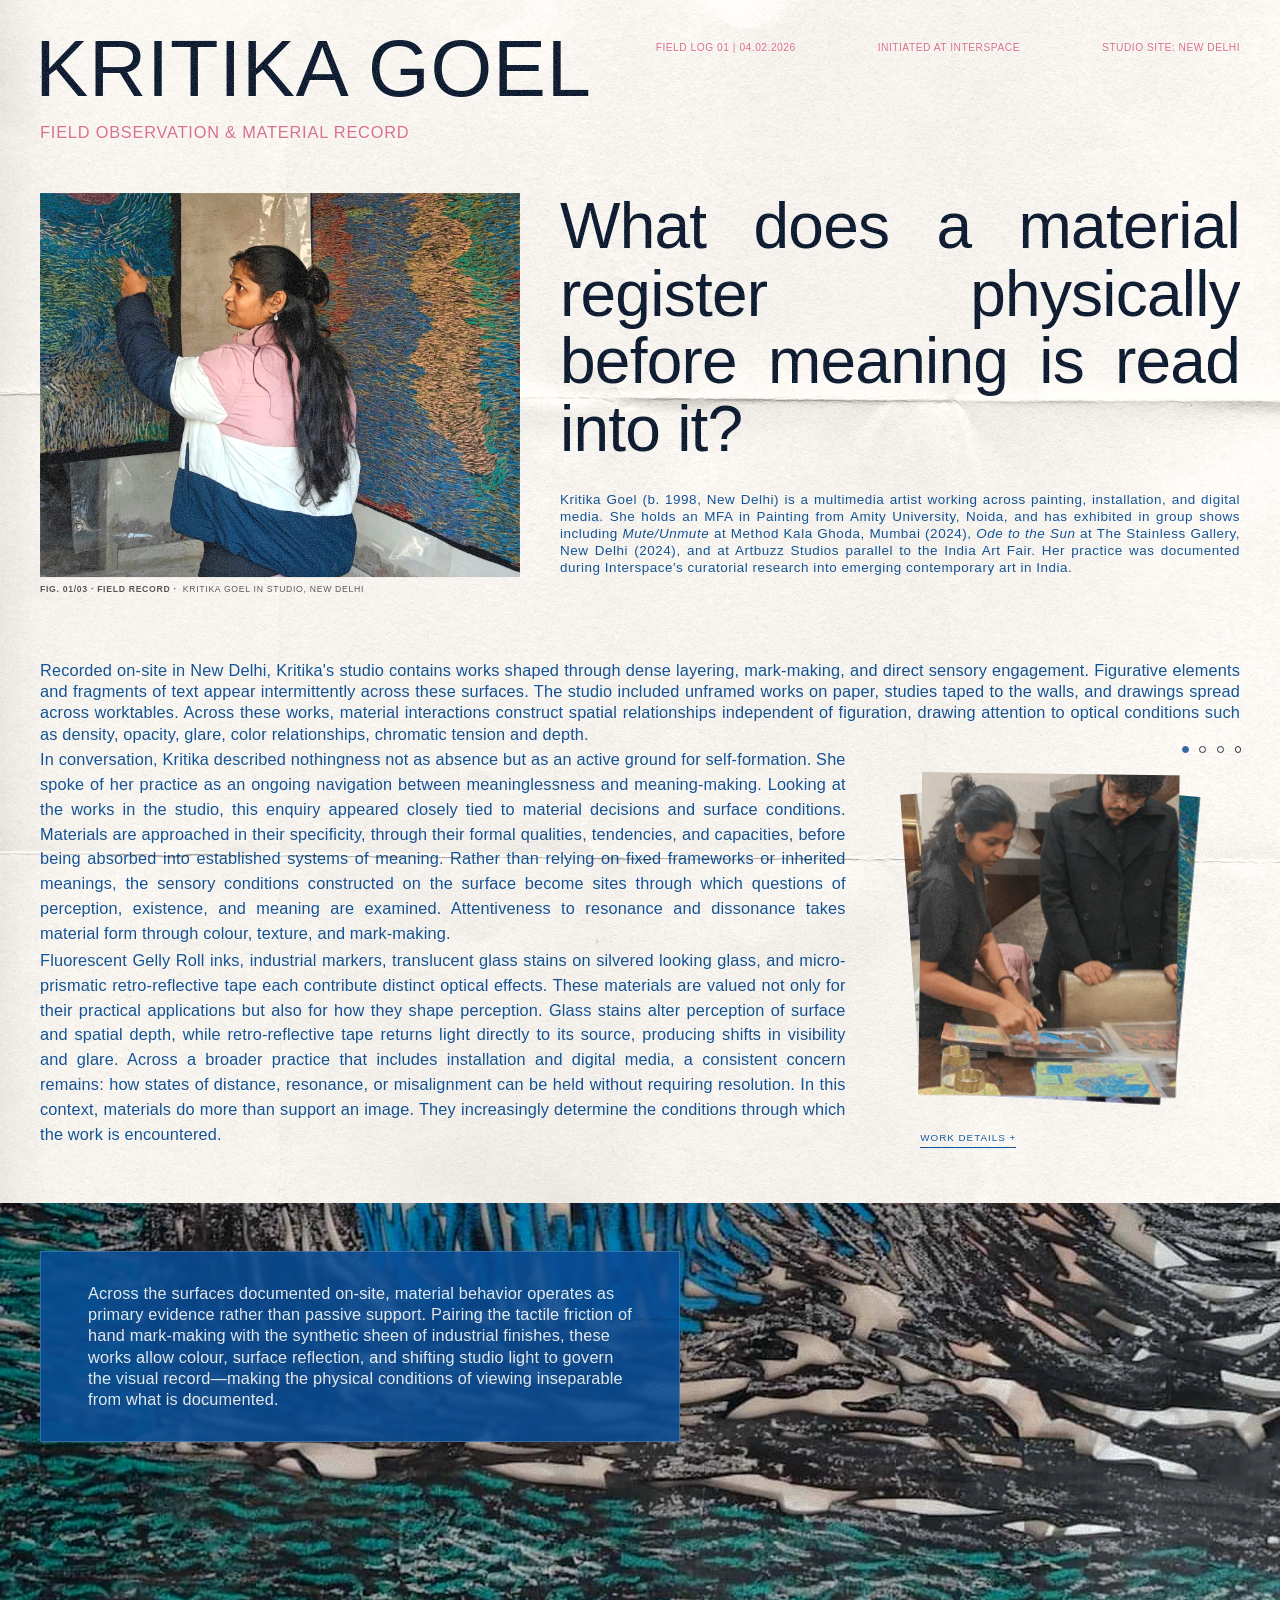
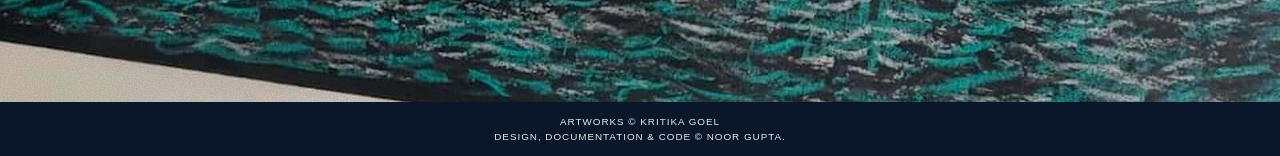
<file: index.html>
<!DOCTYPE html>
<html lang="en">
<head>
    <meta charset="UTF-8">
    <meta name="viewport" content="width=device-width, initial-scale=1.0">
    <title>Kritika Goel - Studio Visit 01</title>
    <meta name="description" content="Field Log 01: Archival documentation of Kritika Goel’s contemporary practice in New Delhi, examining material autonomy across painting, and new media.">
    <link rel="stylesheet" href="try.css">
</head>

<body>

<svg width="0" height="0" style="position:absolute" aria-hidden="true">
  <filter id="ink-bleed" x="-3%" y="-3%" width="106%" height="106%" color-interpolation-filters="sRGB">
    <!-- Fine cotton-paper fiber noise -->
    <feTurbulence type="fractalNoise" baseFrequency="0.72" numOctaves="4" seed="7" result="paperTooth"/>
    
    <!-- 1. Micro-capillary bleed: slightly thickens & softens ink edges into fibers -->
    <feMorphology in="SourceGraphic" operator="dilate" radius="0.22" result="spread"/>
    <feGaussianBlur in="spread" stdDeviation="0.32" result="softInk"/>
    
    <!-- 2. Irregular fiber wicking along glyph perimeter (low scale = zero letter warping) -->
    <feDisplacementMap in="softInk" in2="paperTooth" scale="0.95" xChannelSelector="R" yChannelSelector="G" result="wickedEdge"/>
    
    <!-- 3. Subtle paper-tooth pinholes inside solid ink fills -->
    <feColorMatrix in="paperTooth" type="matrix" values="0 0 0 0 1  0 0 0 0 1  0 0 0 0 1  0 0 0 -0.28 1.08" result="fiberPores"/>
    <feComposite in="wickedEdge" in2="fiberPores" operator="in"/>
  </filter>
</svg>

<div class="grid-container">

 <header class="box-header">
        <h1 id="header-left">KRITIKA GOEL</h1>
        <p id="detail">
            <span>FIELD LOG 01 | <time datetime="2026-02-04">04.02.2026</time></span>
            <span> INITIATED AT INTERSPACE</span>
            <span> STUDIO SITE: NEW DELHI</span></p>
        <p class="header-subtitle">
            FIELD OBSERVATION & MATERIAL RECORD
        </p>
    </header>

       <section class="main-image">
        <div class="clipping-container1">
            <div class="cuboid-pivot">
                <figure class="hero-face face-front">
                    <img class="image1" src="work-her.jpeg" alt="Kritika in studio" fetchpriority="high" decoding="async">
                </figure>
                <figure class="hero-face face-right">
                    <img class="image1" src="plant-work.jpeg" alt="Kritika in studio, second view" loading="eager" decoding="async">
                </figure>
                <figure class="hero-face face-back">
                    <img class="image1" src="table.jpg" alt="Kritika working on painting in studio" loading="eager" decoding="async">
                </figure>
            </div>
        </div>
                <div class="cuboid-caption" aria-live="off">
                  <span class="cap-face cap-1"><strong> FIG. 01/03 · Field Record ·&nbsp;</strong> Kritika Goel in studio, New Delhi</span>

                  <span class="cap-face cap-2">
                    <strong> FIG. 02/03 · Field Record ·</strong>&nbsp; Kritika Goel and Shankar Tripathi in studio, New Delhi</span>

                  <span class="cap-face cap-3">
                    <strong>FIG. 03/03 ·</strong>&nbsp; Detail of <em>Inside New Studio</em>, 2024 · Reflective Tape on Paper· 4 x 6 in. Artist's Collection, New Delhi. Documentation Courtesy of Artist.</span>
              </div>
    </section>

    <section class="image2-full">
        <p class="question">
            What does a material register physically before meaning is read into it?
        </p>
        <p class="bio-text">
              Kritika Goel (b. 1998, New Delhi) is a multimedia artist working across painting,
              installation, and digital media. She holds an MFA in Painting from Amity University,
              Noida, and has exhibited in group shows including <em>Mute/Unmute</em> at Method Kala Ghoda, Mumbai (2024), 
              <em>Ode to the Sun</em> at The Stainless Gallery, New Delhi (2024), and at Artbuzz Studios parallel to the India Art Fair.
              Her practice was documented during Interspace's curatorial research into emerging contemporary art in India.
        </p>
    </section>

    <section class="boxabout-visit">
         <p class="reading-block block-1">
           Recorded on-site in New Delhi, Kritika's studio contains works shaped through <mark class="optical-term">dense layering, mark-making, and direct sensory engagement.</mark> Figurative elements and fragments of text appear intermittently across these surfaces. The studio included unframed works on paper, studies taped to the walls, and drawings spread across worktables. Across these works, material interactions construct spatial relationships independent of figuration, drawing attention to optical  conditions such as <mark class="optical-term">density, opacity, glare, color relationships, chromatic tension and depth.</mark>

        <div class="deck-container">
            <input type="radio" name="deck-group" id="slide-2" checked class="deck-radio" aria-label="View artwork 2">
            <input type="radio" name="deck-group" id="slide-1" class="deck-radio" aria-label="View artwork 1">
            <input type="radio" name="deck-group" id="slide-5" class="deck-radio" aria-label="View artwork 5">
            <input type="radio" name="deck-group" id="slide-4" class="deck-radio" aria-label="View artwork 4">

            <div class="stack-wrapper">
                <div class="layer card-1">
                    <img src="sideview-compt.jpeg" alt="Studio image 5" loading="eager">
                </div>
                <div class="layer card-5">
                    <img src="kritika-profile1.jpg" alt="Studio image 4" loading="eager">
                </div>
                <div class="layer card-2">
                    <img src="sketchbook.jpg" alt="Studio image 1" loading="eager">
                </div>
                <div class="layer card-4">
                    <img src="pin-blanket.jpeg" alt="Studio image 2" loading="eager">
                </div>
            </div>

            <div class="art-info-row">
                <input type="checkbox" id="art-info-toggle" class="art-info-checkbox" aria-label="Artwork details">
                <label for="art-info-toggle" class="art-info-btn" aria-label="Toggle work details"></label>


                <div class="art-info-box">
      <div class="art-item info-1">
          <p class="art-meta"><strong>Detail of <em>If Only I Could Find Myself</em>, 2023</strong> · 
           <br> 55 × 71 inches</p>
        <p class="art-desc">Solid Marker and Paint Pen on Paper. Artist's Collection, New Delhi.</p>
        </div>

      <div class="art-item info-2">
          <p class="art-meta"><strong>Field Record</strong> · 04.02.2026, New Delhi</p>
          <p class="art-desc">Kritika Goel and Shankar Tripathi reviewing artist's Gelly Roller Ink drawings in studio.</p>
          </div>

      <div class="art-item info-4">
          <p class="art-meta"><strong>Install Shot of <em>Baggage of Wealth III</em>, 2024</strong>· 
            <br> 34 × 70 inches.</p>
          <p class="art-desc">Thumb Pins and Adhesive Glue on Cotton Mattress. Artist's Collection, New Delhi.
            Documentation Courtesy of Artist.
          </p>
      </div>

      <div class="art-item info-5">
          <p class="art-meta"><strong>Field Record</strong> · 04.02.2026, New Delhi</p>
          <p class="art-desc">Kritika Goel reviewing her unframed practice charcoal drawings in studio.</p>
      </div>
  </div>

            </div>
        </div>

        <p class="reading-block block-2">
          In conversation, Kritika described nothingness not as absence but as an active ground for self-formation. She spoke of her practice as an <mark class="optical-term"> ongoing navigation between meaninglessness and meaning-making.</mark> Looking at the works in the studio, this enquiry appeared closely tied to material decisions and surface conditions.<mark class="optical-term"> Materials are approached in their specificity, through their formal qualities, tendencies, and capacities, before being absorbed into established systems of meaning.</mark> Rather than relying on fixed frameworks or inherited meanings, the sensory conditions constructed on the surface become sites through which questions of perception, existence, and meaning are examined. Attentiveness to resonance and dissonance takes material form through colour, texture, and mark-making.


        <p class="reading-block block-3">
          Fluorescent Gelly Roll inks, industrial markers, translucent glass stains on silvered looking glass, and micro-prismatic retro-reflective tape each contribute distinct optical effects. These materials are valued not only for their practical applications but also for how they shape perception. Glass stains alter perception of surface and spatial depth, while retro-reflective tape returns light directly to its source, producing shifts in visibility and glare. Across a broader practice that includes installation and digital media,<mark class="optical-term"> a consistent concern remains: how states of distance, resonance, or misalignment can be held without requiring resolution.</mark> In this context, materials do more than support an image. They increasingly determine the conditions through which the work is encountered.
        </p>
        </section>

    <section class="box-closeup">
        <div class="closeup-container">
            <img src="closeup.jpg" alt="Artwork closeup" loading="lazy">
        </div>

        <div class="closeup-text">
            <p>
                Across the surfaces documented on-site, material behavior operates as primary evidence rather than passive support. Pairing the tactile friction of hand mark-making with the synthetic sheen of industrial finishes, these works allow colour, surface reflection, and shifting studio light to govern the visual record—making the physical conditions of viewing inseparable from what is documented.

            </p>
        </div>

        <div class="closeup-credits">
            <span class="credit-left">ARTWORKS © KRITIKA GOEL</span>
            <span class="credit-right">DESIGN, DOCUMENTATION &amp; CODE © NOOR GUPTA.</span>
        </div>
    </section>

</div>

<script>
    
(() => {
  'use strict';

  /* [ARCH 1] Zero-flicker 5:4 cuboid controller.
     Cuboid + 3 captions run on ONE shared clock: same duration, easing,
     startTime, and the same observer / visibility / reduced-motion lifecycle. */
  const heroClip = document.querySelector('.clipping-container1');
  const heroPivot = heroClip && heroClip.querySelector('.cuboid-pivot');
  const faceFront = heroPivot && heroPivot.querySelector('.face-front');
  const faceRight = heroPivot && heroPivot.querySelector('.face-right');
  const faceBack  = heroPivot && heroPivot.querySelector('.face-back');
  const caps = [...document.querySelectorAll('.cap-1, .cap-2, .cap-3')]; /* DOM order = cap-1, cap-2, cap-3 */

  if (heroClip && heroPivot && faceFront && faceRight && faceBack && typeof heroPivot.animate === 'function') {
    const motion = window.matchMedia('(prefers-reduced-motion: reduce)');
    let anims = [];            /* [cuboid, cap-1, cap-2, cap-3] */
    let lastW = 0;
    let isVisible = true;

    const CLOCK = {
      duration: 6000,
      easing: 'cubic-bezier(0.45, 0, 0.55, 1)',
      iterations: Infinity,
      direction: 'alternate'
    };

    /* Front 0deg + back -180deg hold 1.44s across the turnaround; middle -90deg holds 1.80s */
    const getFrames = (half) => ([
      { offset: 0,    transform: `translate3d(0,0,-${half}px) rotateY(0deg)` },
      { offset: 0.12, transform: `translate3d(0,0,-${half}px) rotateY(0deg)` },
      { offset: 0.35, transform: `translate3d(0,0,-${half}px) rotateY(-90deg)` },
      { offset: 0.65, transform: `translate3d(0,0,-${half}px) rotateY(-90deg)` },
      { offset: 0.88, transform: `translate3d(0,0,-${half}px) rotateY(-180deg)` },
      { offset: 1,    transform: `translate3d(0,0,-${half}px) rotateY(-180deg)` }
    ]);

    const capFrames = [
      [{ offset: 0, opacity: 1 }, { offset: 0.12, opacity: 1 }, { offset: 0.35, opacity: 0 }, { offset: 1, opacity: 0 }],
      [{ offset: 0, opacity: 0 }, { offset: 0.12, opacity: 0 }, { offset: 0.35, opacity: 1 }, { offset: 0.65, opacity: 1 }, { offset: 0.88, opacity: 0 }, { offset: 1, opacity: 0 }],
      [{ offset: 0, opacity: 0 }, { offset: 0.65, opacity: 0 }, { offset: 0.88, opacity: 1 }, { offset: 1, opacity: 1 }]
    ];

    const setPlaying = (on) => anims.forEach((a) => (on ? a.play() : a.pause()));

    const syncGeometry = () => {
      if (motion.matches) return;
      const w = heroClip.getBoundingClientRect().width;
      if (!w || Math.abs(w - lastW) < 0.25) return;
      lastW = w;

      const half = w / 2;
      const seamSafeHalf = Math.max(0, half - 0.5);

      faceFront.style.transform = `rotateY(0deg) translateZ(${seamSafeHalf}px)`;
      faceRight.style.transform = `rotateY(90deg) translateZ(${seamSafeHalf}px)`;
      faceBack.style.transform  = `rotateY(180deg) translateZ(${seamSafeHalf}px)`;

      if (!anims.length) {
        anims = [
          heroPivot.animate(getFrames(half), CLOCK),
          ...caps.map((el, i) => el.animate(capFrames[i], CLOCK))
        ];
        const t0 = document.timeline.currentTime;
        anims.forEach((a) => { a.startTime = t0; });
        if (document.hidden || !isVisible) setPlaying(false);
      } else if (anims[0].effect && typeof anims[0].effect.setKeyframes === 'function') {
        anims[0].effect.setKeyframes(getFrames(half));
      }
    };

    const applyMotion = () => {
      if (motion.matches) {
        anims.forEach((a) => a.cancel());
        anims = [];
        lastW = 0;
        heroPivot.style.transform = 'none';
        faceFront.style.transform = 'none';
        faceRight.style.display = 'none';
        faceBack.style.display  = 'none';
      } else {
        heroPivot.style.transform = '';
        faceRight.style.display = '';
        faceBack.style.display  = '';
        syncGeometry();
      }
    };

    applyMotion();

    if ('ResizeObserver' in window) {
      new ResizeObserver(() => {
        requestAnimationFrame(syncGeometry);
      }).observe(heroClip);
    } else {
      window.addEventListener('resize', () => requestAnimationFrame(syncGeometry), { passive: true });
    }

    if ('IntersectionObserver' in window) {
      new IntersectionObserver(([entry]) => {
        isVisible = entry.isIntersecting;
        if (!anims.length || document.hidden) return;
        setPlaying(isVisible);
      }, { threshold: 0.05 }).observe(heroClip);
    }

    document.addEventListener('visibilitychange', () => {
      if (!anims.length) return;
      setPlaying(!(document.hidden || !isVisible));
    });

    if (motion.addEventListener) motion.addEventListener('change', applyMotion);
    else if (motion.addListener) motion.addListener(applyMotion);
  }

  /* [ARCH 5] Global card-deck click-to-advance */
  const deck = document.querySelector('.deck-container');
  if (deck) {
    const order = ['slide-2', 'slide-1', 'slide-5', 'slide-4'];
    const radios = order.map((id) => document.getElementById(id)).filter(Boolean);
    if (radios.length) {
      let idx = Math.max(0, radios.findIndex((r) => r.checked));

      deck.addEventListener('change', (e) => {
        const i = radios.indexOf(e.target);
        if (i > -1) idx = i;
      });

      deck.addEventListener('click', (e) => {
        if (e.target.closest('.deck-radio, .art-info-row')) return;
        idx = (idx + 1) % radios.length;
        radios[idx].checked = true;
        radios[idx].dispatchEvent(new Event('change', { bubbles: true }));
      });
    }
  }

  /* [ARCH 4] Closeup hover pan */
  const stage = document.querySelector('.box-closeup');
  const frame = stage && stage.querySelector('.closeup-container');
  if (!stage || !frame) return;

  const MAX_LIFT = 3.5;
  const reduce = window.matchMedia('(prefers-reduced-motion: reduce)');

  let raf = 0;
  let target = 0;

  const paint = () => {
    raf = 0;
    frame.style.setProperty('--hover-pan', target.toFixed(2) + '%');
  };

  const set = (value) => {
    target = value;
    if (!raf) raf = requestAnimationFrame(paint);
  };

  const rest = () => {
    if (raf) { cancelAnimationFrame(raf); raf = 0; }
    target = 0;
    frame.style.setProperty('--hover-pan', '0%');
  };

  stage.addEventListener('pointermove', (e) => {
    if (reduce.matches || e.pointerType === 'touch') return;
    const r = frame.getBoundingClientRect();
    if (!r.height) return;
    const t = Math.min(1, Math.max(0, (e.clientY - r.top) / r.height));
    set(t * MAX_LIFT);
  }, { passive: true });

  stage.addEventListener('pointerleave', rest, { passive: true });
  stage.addEventListener('pointercancel', rest, { passive: true });

  const onMotionChange = () => { if (reduce.matches) rest(); };
  if (reduce.addEventListener) reduce.addEventListener('change', onMotionChange);
  else if (reduce.addListener) reduce.addListener(onMotionChange);
})();

</script>

<script src="./gsap.min.js" defer></script>
<script src="./ScrollTrigger.min.js" defer></script>
<script src="./animations.js" defer></script>
</body>
</html>
</file>
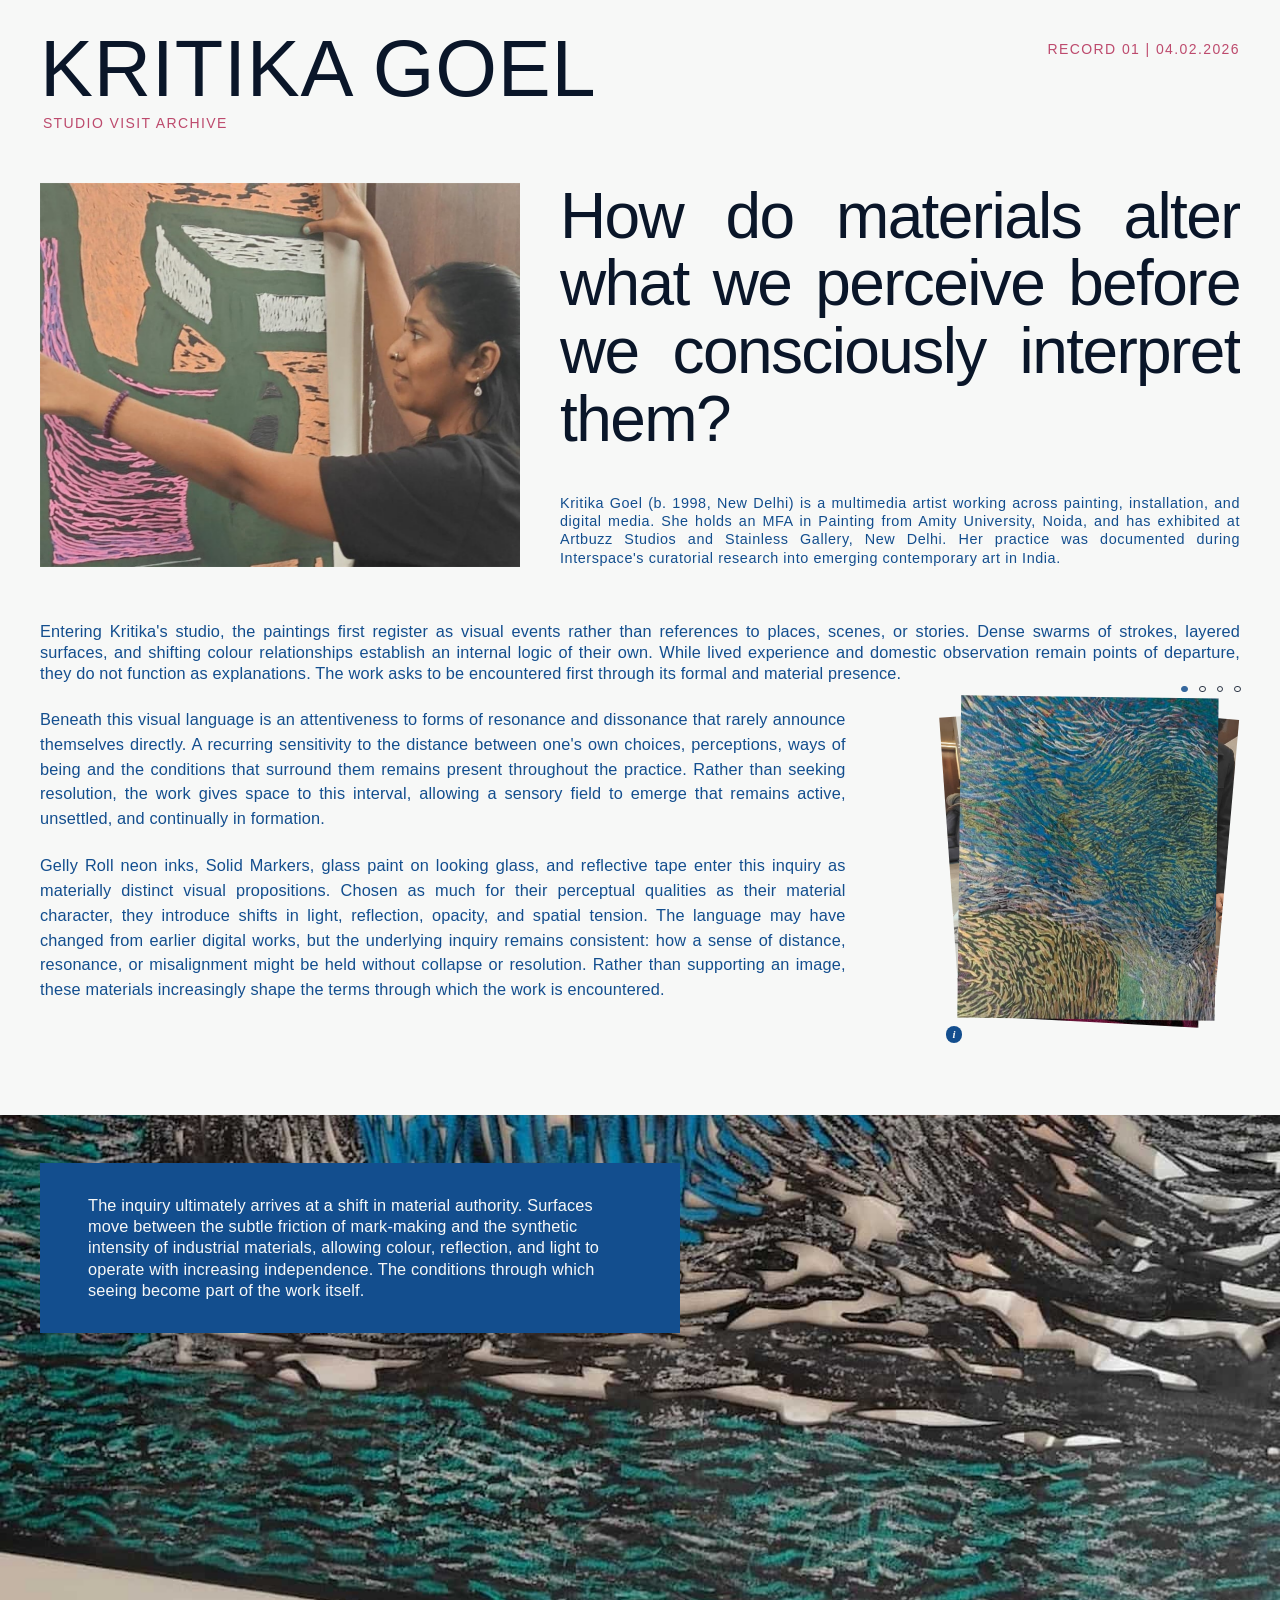
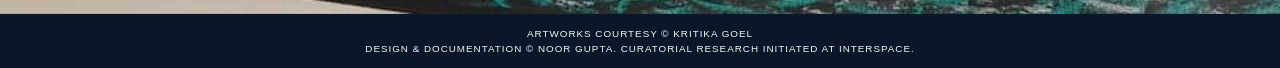
<file: try2.html>
<!DOCTYPE html>
<html lang="en">
<head>
    <meta charset="UTF-8">
    <meta name="viewport" content="width=device-width, initial-scale=1.0">
    <title>Kritika Goel - Studio Visit 01</title>
    <link rel="stylesheet" href="try2.css">
</head>

<body>

<div class="grid-container">

        <header class="box-header">
        <h1 id="header-left">KRITIKA GOEL</h1>
        <p id="detail">
            RECORD 01 | <time datetime="2026-02-04">04.02.2026</time>
        </p>
        <p class="header-subtitle">
            STUDIO VISIT ARCHIVE 
        </p>
    </header>

       <section class="main-image">
        <div class="clipping-container1">
            <div class="cuboid-pivot">
                <figure class="hero-face face-front">
                    <img class="image1" src="kritika-showing.jpeg" alt="Kritika in studio" fetchpriority="high" decoding="async">
                    <span class="mobile-face-title" aria-hidden="true">KRITIKA GOEL</span>
                </figure>
                <figure class="hero-face face-right">
                    <img class="image1" src="work-her.jpg" alt="Kritika in studio, second view" loading="eager" decoding="async">
                </figure>
                <figure class="hero-face face-back">
                    <img class="image1" src="third-image.jpg" alt="Kritika working on painting in studio" loading="eager" decoding="async">
                </figure>
            </div>
        </div>
    </section>




    <section class="image2-full">
        <p class="question">
            How do materials alter what we perceive before we consciously interpret them?
        </p>
        <p class="bio-text">
            Kritika Goel (b. 1998, New Delhi) is a multimedia artist working across painting,
            installation, and digital media. She holds an MFA in Painting from Amity University,
            Noida, and has exhibited at Artbuzz Studios and Stainless Gallery, New Delhi.
            Her practice was documented during Interspace's curatorial research into emerging contemporary art in India.
        </p>
    </section>

    <section class="boxabout-visit">
        <p class="reading-block block-1">
            Entering Kritika's studio, the paintings first register as visual events rather than
            references to places, scenes, or stories. Dense swarms of strokes, layered surfaces,
            and shifting colour relationships establish an internal logic of their own.
            While lived experience and domestic observation remain points of departure,
            they do not function as explanations. The work asks to be encountered first
            through its formal and material presence.
        </p>

        <div class="deck-container">
            <input type="radio" name="deck-group" id="slide-2" checked class="deck-radio" aria-label="View artwork 2">
            <input type="radio" name="deck-group" id="slide-1" class="deck-radio" aria-label="View artwork 1">
            <input type="radio" name="deck-group" id="slide-5" class="deck-radio" aria-label="View artwork 5">
            <input type="radio" name="deck-group" id="slide-4" class="deck-radio" aria-label="View artwork 4">

            <div class="stack-wrapper">
                <div class="layer card-1">
                    <img src="sketchbook.jpg" alt="Studio image 5" loading="eager">
                </div>
                <div class="layer card-5">
                    <img src="kritika-profile1.jpg" alt="Studio image 4" loading="eager">
                </div>
                <div class="layer card-2">
                    <img src="sideview-compt.jpeg" alt="Studio image 1" loading="eager">
                </div>
                <div class="layer card-4">
                    <img src="digital print1.jpg" alt="Studio image 2" loading="eager">
                </div>
            </div>

            <div class="art-info-row">
                <input type="checkbox" id="art-info-toggle" class="art-info-checkbox" aria-label="Artwork details">
                <label for="art-info-toggle" class="art-info-btn">i</label>

                <div class="art-info-box">
                    <div class="art-item info-1">
                        <p class="art-meta"><strong>Title One (2025)</strong> · Medium · Dimensions</p>
                        <p class="art-desc">Artwork details for card 1.</p>
                    </div>
                    <div class="art-item info-2">
                        <p class="art-meta"><strong>Title Two (2025)</strong> · Medium · Dimensions</p>
                        <p class="art-desc">Artwork details for card 2.</p>
                    </div>
                    <div class="art-item info-4">
                        <p class="art-meta"><strong>Title Four (2026)</strong> · Medium · Dimensions</p>
                        <p class="art-desc">Artwork details for card 4.</p>
                    </div>
                    <div class="art-item info-5">
                        <p class="art-meta"><strong>Title Five (2026)</strong> · Medium · Dimensions</p>
                        <p class="art-desc">Artwork details for card 5.</p>
                    </div>
                </div>
            </div>
        </div>

        <p class="reading-block block-2">
            Beneath this visual language is an attentiveness to forms of resonance and dissonance
            that rarely announce themselves directly. A recurring sensitivity to the distance
            between one's own choices, perceptions, ways of being and the conditions that surround
            them remains present throughout the practice. Rather than seeking resolution,
            the work gives space to this interval, allowing a sensory field to emerge that remains
            active, unsettled, and continually in formation.
        </p>

        <p class="reading-block block-3">
            Gelly Roll neon inks, Solid Markers, glass paint on looking glass, and reflective tape
            enter this inquiry as materially distinct visual propositions. Chosen as much for their
            perceptual qualities as their material character, they introduce shifts in light,
            reflection, opacity, and spatial tension. The language may have changed from earlier
            digital works, but the underlying inquiry remains consistent: how a sense of distance,
            resonance, or misalignment might be held without collapse or resolution.
            Rather than supporting an image, these materials increasingly shape the terms through
            which the work is encountered.
        </p>
    </section>

    <section class="box-closeup">
        <div class="closeup-container">
            <img src="closeup.jpg" alt="Artwork closeup" loading="lazy">
        </div>

        <div class="closeup-text">
            <p>
                The inquiry ultimately arrives at a shift in material authority.
                Surfaces move between the subtle friction of mark-making and the synthetic
                intensity of industrial materials, allowing colour, reflection, and light
                to operate with increasing independence. The conditions through which seeing
                become part of the work itself.
            </p>
        </div>

        <div class="closeup-credits">
            <span class="credit-left">ARTWORKS COURTESY © KRITIKA GOEL</span>
            <span class="credit-right">DESIGN &amp; DOCUMENTATION © NOOR GUPTA. CURATORIAL RESEARCH INITIATED AT INTERSPACE.</span>
        </div>
    </section>

</div>

<script>
(() => {
  'use strict';

  /* [ARCH 1] Zero-flicker 5:4 cuboid controller (in-place keyframe updates, no anim.cancel) */
  const heroClip = document.querySelector('.clipping-container1');
  const heroPivot = heroClip && heroClip.querySelector('.cuboid-pivot');
  const faceFront = heroPivot && heroPivot.querySelector('.face-front');
  const faceRight = heroPivot && heroPivot.querySelector('.face-right');
  const faceBack  = heroPivot && heroPivot.querySelector('.face-back');

  if (heroClip && heroPivot && faceFront && faceRight && faceBack && typeof heroPivot.animate === 'function') {
    const motion = window.matchMedia('(prefers-reduced-motion: reduce)');
    let anim = null;
    let lastW = 0;
    let isVisible = true;

    const getFrames = (half) => ([
      { offset: 0,    transform: `translate3d(0,0,-${half}px) rotateY(0deg)` },
      { offset: 0.18, transform: `translate3d(0,0,-${half}px) rotateY(0deg)` },
      { offset: 0.41, transform: `translate3d(0,0,-${half}px) rotateY(-90deg)` },
      { offset: 0.59, transform: `translate3d(0,0,-${half}px) rotateY(-90deg)` },
      { offset: 0.82, transform: `translate3d(0,0,-${half}px) rotateY(-180deg)` },
      { offset: 1,    transform: `translate3d(0,0,-${half}px) rotateY(-180deg)` }
    ]);

    const syncGeometry = () => {
      if (motion.matches) return;
      const w = heroClip.getBoundingClientRect().width;
      if (!w || Math.abs(w - lastW) < 0.25) return;
      lastW = w;

      const half = w / 2;
      const seamSafeHalf = Math.max(0, half - 0.5);

      faceFront.style.transform = `rotateY(0deg) translateZ(${seamSafeHalf}px)`;
      faceRight.style.transform = `rotateY(90deg) translateZ(${seamSafeHalf}px)`;
      faceBack.style.transform  = `rotateY(180deg) translateZ(${seamSafeHalf}px)`;

      if (!anim) {
        anim = heroPivot.animate(getFrames(half), {
          duration: 5000,
          easing: 'cubic-bezier(0.45, 0, 0.55, 1)',
          iterations: Infinity,
          direction: 'alternate'
        });
        if (document.hidden || !isVisible) anim.pause();
      } else if (anim.effect && typeof anim.effect.setKeyframes === 'function') {
        anim.effect.setKeyframes(getFrames(half));
      }
    };

    const applyMotion = () => {
      if (motion.matches) {
        if (anim) { anim.cancel(); anim = null; }
        lastW = 0;
        heroPivot.style.transform = 'none';
        faceFront.style.transform = 'none';
        faceRight.style.display = 'none';
        faceBack.style.display  = 'none';
      } else {
        heroPivot.style.transform = '';
        faceRight.style.display = '';
        faceBack.style.display  = '';
        syncGeometry();
      }
    };

    applyMotion();

    if ('ResizeObserver' in window) {
      new ResizeObserver(() => {
        requestAnimationFrame(syncGeometry);
      }).observe(heroClip);
    } else {
      window.addEventListener('resize', () => requestAnimationFrame(syncGeometry), { passive: true });
    }

    if ('IntersectionObserver' in window) {
      new IntersectionObserver(([entry]) => {
        isVisible = entry.isIntersecting;
        if (!anim || document.hidden) return;
        isVisible ? anim.play() : anim.pause();
      }, { threshold: 0.05 }).observe(heroClip);
    }

    document.addEventListener('visibilitychange', () => {
      if (!anim) return;
      (document.hidden || !isVisible) ? anim.pause() : anim.play();
    });

    if (motion.addEventListener) motion.addEventListener('change', applyMotion);
    else if (motion.addListener) motion.addListener(applyMotion);
  }

  /* [ARCH 5] Global card-deck click-to-advance */
  const deck = document.querySelector('.deck-container');
  if (deck) {
    const order = ['slide-2', 'slide-1', 'slide-5', 'slide-4'];
    const radios = order.map((id) => document.getElementById(id)).filter(Boolean);
    if (radios.length) {
      let idx = Math.max(0, radios.findIndex((r) => r.checked));

      deck.addEventListener('change', (e) => {
        const i = radios.indexOf(e.target);
        if (i > -1) idx = i;
      });

      deck.addEventListener('click', (e) => {
        if (e.target.closest('.deck-radio, .art-info-row')) return;
        idx = (idx + 1) % radios.length;
        radios[idx].checked = true;
        radios[idx].dispatchEvent(new Event('change', { bubbles: true }));
      });
    }
  }

  /* [ARCH 4] Closeup hover pan */
  const stage = document.querySelector('.box-closeup');
  const frame = stage && stage.querySelector('.closeup-container');
  if (!stage || !frame) return;

  const MAX_LIFT = 3.5;
  const reduce = window.matchMedia('(prefers-reduced-motion: reduce)');

  let raf = 0;
  let target = 0;

  const paint = () => {
    raf = 0;
    frame.style.setProperty('--hover-pan', target.toFixed(2) + '%');
  };

  const set = (value) => {
    target = value;
    if (!raf) raf = requestAnimationFrame(paint);
  };

  const rest = () => {
    if (raf) { cancelAnimationFrame(raf); raf = 0; }
    target = 0;
    frame.style.setProperty('--hover-pan', '0%');
  };

  stage.addEventListener('pointermove', (e) => {
    if (reduce.matches || e.pointerType === 'touch') return;
    const r = frame.getBoundingClientRect();
    if (!r.height) return;
    const t = Math.min(1, Math.max(0, (e.clientY - r.top) / r.height));
    set(t * MAX_LIFT);
  }, { passive: true });

  stage.addEventListener('pointerleave', rest, { passive: true });
  stage.addEventListener('pointercancel', rest, { passive: true });

  const onMotionChange = () => { if (reduce.matches) rest(); };
  if (reduce.addEventListener) reduce.addEventListener('change', onMotionChange);
  else if (reduce.addListener) reduce.addListener(onMotionChange);
})();
</script>

</body>
</html>
</file>
<file: try.css>
@property --ink-rise{
  syntax:"<percentage>";
  inherits:false;
  initial-value:-35%;
}

/* =========================================================
   0. TOKENS
   ========================================================= */
:root{
  /* Colour */
  --paper: #F7F8F7;
  --ink: #0A1629;
  --blue: #134E8E;
  --crimson: #8A152B;
  --panel: var(--blue);
  --slate: var(--blue);
  --pink:   #c76a86;

/*  #d05a7d;*/
  --grey: #4f4f4f;
  --meta-minor: var(--grey);

  /* Grid rails + vertical rhythm */
  --content-max:100rem;
  --page-gutter:clamp(1rem, 3.5vw, 2.5rem);
  --space-section:clamp(2.5rem,7vw,6.8rem);
  --space-block:clamp(1rem,2vw + .5rem,1.6rem);
  --header-gap:clamp(0.95rem,2.4vw,2rem);
  --col-max:calc((var(--content-max) - 2 * var(--page-gutter)) / 20);
  --rail-inline:max(var(--page-gutter), calc((100% - var(--content-max)) / 2 + var(--page-gutter)));

  /* Type: tier 1 (display) */
  --fs-hero:clamp(2.275rem, 11.6vw, 4.375rem);
  --fs-question:clamp(1.85rem, 8vw, 3.15rem);
  --lh-question:1.02;
  --ls-question:-.036em;

  /* Type: tier 2 (body) */
  --fs-text:clamp(0.86rem, 2.5vw, 1.0rem);
  --lh-text:1.44;

  /* Type: tier 3 (meta + bio) */
  --fs-subtitle:clamp(0.99rem, 0.88rem + 0.45vw, 1.28rem);
  --fs-meta:clamp(0.54rem, 0.46rem + 0.24vw, 0.72rem);
  --fs-bio:clamp(0.76rem, 2.2vw, 0.85rem);
  --lh-bio:1.26;
  --track-meta:.1em;
  --fs-credit:clamp(0.45rem, 0.36rem + 0.32vw, 0.65rem);
  --paper-tex:url("paper3.jpg");


  /* Stack roles — mobile: vertical cascade */
  --stack-front:translateY(0) scale(1.12) rotate(0deg);
  --stack-right:translateY(14%) scale(1.06) rotate(0deg);
  --stack-left:translateY(28%) scale(1.0) rotate(0deg);
  --stack-back:translateY(42%) scale(0.94) rotate(0deg);
  --z-front:50;
  --z-right:40;
  --z-left:30;
  --z-back:10;

  /* Closeup stage (mobile) */
  --closeup-h:clamp(19rem, 53vw, 25rem);
}

/* =========================================================
   1. BASE
   ========================================================= */
*{
  box-sizing:border-box;
  margin:0;
  -webkit-tap-highlight-color:transparent;
}

html{
  scrollbar-width:thin;
  scrollbar-color:var(--blue) var(--paper);
}

html::-webkit-scrollbar{
  width:5px;
}

html::-webkit-scrollbar-track{
  background:var(--paper);
}

html::-webkit-scrollbar-thumb{
  background:var(--blue);
  border-radius:2px;
}

body{
  background:var(--paper);
  color:var(--blue);
  font-family:'Gill Sans MT','Gill Sans',Calibri,sans-serif;
  overflow-x:clip;
}

.grid-container{
  display:grid;
  grid-template-columns:
    [full-start] var(--page-gutter)
    [content-start] minmax(0,1fr)
    [content-end] var(--page-gutter)
    [full-end];
  width:100%;
  background-color:var(--paper);
  background-image:var(--paper-tex);
  background-position:center calc(var(--space-section) * -2);
  background-repeat:repeat-y;
  background-size:100% auto;
}


.grid-container img{
  display:block;
  max-width:100%;
}

/* No text selection / tap highlight on interactive display elements */
.deck-container,
.stack-wrapper,
.art-info-btn,
.header-subtitle,
#detail{
  user-select:none;
  -webkit-user-select:none;
}

/* ---------- Keyframes ---------- */
@keyframes reading-focus{
  0%{ color:var(--blue); }
  25%{ color:var(--blue); }
  40%{ color:var(--pink); }
  65%{ color:var(--pink); }
  75%{ color:var(--crimson); }
  88%{ color:var(--blue); }
}

/* =========================================================
   2. HEADER / MASTHEAD
   ========================================================= */
.box-header{
  grid-column:full-start / full-end;
  grid-row:1;
  align-self:stretch;
  position:relative;
  z-index:2;
  margin-bottom:var(--header-gap);
  pointer-events:none;
}

#header-left{
  position:absolute;
  inset-inline:0;
  bottom:calc(1.8rem - var(--header-gap));
  text-align:center;
  font-size:var(--fs-hero);
  font-weight:400;
  line-height:1;
  letter-spacing:.01em;
  white-space:nowrap;
  color:var(--paper);
}

.header-subtitle,
#detail{
  position:absolute;
  text-transform:uppercase;
  color:var(--pink);
  white-space:nowrap;
}

.header-subtitle{
  top:calc(100% + var(--header-gap) + 1.15rem);
  left:var(--page-gutter);
  right: var(--page-gutter);
  margin-left:0rem;
  font-size:clamp(0.75rem, 4.1cqw, 1.25rem);
  font-weight:500;
  letter-spacing:.06em;
  line-height:1.2;
  white-space: nowrap;
  text-align: justify; 
  text-align-last:justify;
}

#detail{
  top:calc(100% + var(--header-gap) + 2.9rem);
  left:var(--page-gutter);
  right:var(--page-gutter);
  display:flex;
  flex-direction:row;
  justify-content:space-between;
  align-items:baseline;
  gap:0.4em;
  font-size:var(--fs-meta);
  font-weight:400;
  letter-spacing:.03em;
  line-height:1.35;
  white-space:nowrap;
  opacity:.85;
}

#detail span:not(:last-child)::after{
  content:none;
}

@media (max-width:360px){
  #detail{
    gap:0.3em;
    letter-spacing:.01em;
    font-size:clamp(0.46rem, 2.5vw, 0.54rem);
  }
}

/* ---------- Hero Cuboid ---------- */
.main-image{
  grid-column:full-start / full-end;
  grid-row:1;
  position:relative;
  z-index:1;
  align-self:start;
  display:grid;
  grid-template-columns:minmax(0,1fr);
  min-width:0;
  container-type:inline-size;
  background:transparent;
  overflow:clip;
}

@media (max-width:767px){
  #header-left{
    top:calc(71.4286vw - 1em - (1.8rem - var(--header-gap)));
    bottom:auto;
  }
  .main-image{
    background:linear-gradient(to bottom, var(--ink) 55%, transparent 55%);
  }
}

.clipping-container1{
  --half:50cqw;
  position:relative;
  width:100%;
  aspect-ratio:7 / 5;
  perspective:3200px;
}

.cuboid-pivot{
  position:relative;
  width:100%;
  height:100%;
  transform-style:preserve-3d;
  animation:cuboid-turn 6s cubic-bezier(0.45, 0, 0.55, 1) infinite alternate;
}

.cuboid-caption{
  position:relative;
  display:grid;
  margin-top:0.4rem;
  padding-inline:var(--page-gutter);
  margin-left:0rem;
  font-size:clamp(0.42rem, 0.35rem + 0.24vw, 0.56rem);
  font-weight:400;
  letter-spacing:.08em;
  text-transform:uppercase;
  line-height:1.25;
  color:var(--meta-minor);
  opacity:.62;
}

.cap-face{
  grid-area:1 / 1;
  opacity:0;
  animation:6s cubic-bezier(0.45, 0, 0.55, 1) infinite alternate;
}

.cap-1{ animation-name:cap-front; }
.cap-2{ animation-name:cap-right; }
.cap-3{ animation-name:cap-back; }

@keyframes cap-front{
  0%, 12%{ opacity:1; }
  35%, 100%{ opacity:0; }
}

@keyframes cap-right{
  0%, 12%{ opacity:0; }
  35%, 65%{ opacity:1; }
  88%, 100%{ opacity:0; }
}

@keyframes cap-back{
  0%, 65%{ opacity:0; }
  88%, 100%{ opacity:1; }
}

.hero-face{
  position:absolute;
  inset:0;
  margin:0;
  width:100%;
  height:100%;
  -webkit-backface-visibility:hidden;
  backface-visibility:hidden;
}

.face-front{ transform:rotateY(0deg)   translateZ(var(--half)); }
.face-right{ transform:rotateY(90deg)  translateZ(var(--half)); }
.face-back{  transform:rotateY(180deg) translateZ(var(--half)); }

@keyframes cuboid-turn{
  0%, 12%{
    transform:translate3d(0,0,calc(var(--half) * -1)) rotateY(0deg);
  }
  35%, 65%{
    transform:translate3d(0,0,calc(var(--half) * -1)) rotateY(-90deg);
  }
  88%, 100%{
    transform:translate3d(0,0,calc(var(--half) * -1)) rotateY(-180deg);
  }
}

@media (min-width:768px){
  .main-image{
    padding-block:var(--space-block);
    margin-block:calc(var(--space-block) * -1);
  }
  .cuboid-caption{
    margin-top:0.45rem;
    padding-inline:0;
    margin-left:0;
  }
}

.image1{
  display:block;
  width:100%;
  height:100%;
  object-fit:cover;
  object-position:center;
}

.face-front .image1{ object-position:center 25%; }
.face-back .image1{ object-position:center 20%; }

/* =========================================================
   3. QUESTION + BIO
   ========================================================= */
.image2-full{
  grid-column:content-start / content-end;
  grid-row:2;
  min-width:0;
  padding:5.1rem 0 0;
}

.image2-full .bio-text{
  margin-top:.75rem;
  font-size:var(--fs-bio);
  line-height:var(--lh-bio);
  letter-spacing:.005em;
  text-align:justify;
  color:var(--panel);
}

.question{
  display:block;
  width:100%;
  margin:0 0 calc(.9em - 0.15em); /* Compensates for the bottom padding */
  padding:0 0 0.15em;              /* Gives descenders room inside the clip box */
  font-size:var(--fs-question);
  font-weight:400;
  line-height:var(--lh-question);
  letter-spacing:var(--ls-question);
  text-align:justify;
  text-align-last:left;
  text-wrap: pretty;
  text-justify:inter-word;
  hyphens:none;
  -webkit-hyphens:none;
  color:var(--ink);
}


@supports (animation-timeline:view()){
  .reading-block{
    view-timeline-name:--para-flow;
    view-timeline-axis:block;
  }

  .reading-block .optical-term{
    animation:reading-focus linear both;
    animation-timeline:--para-flow;
    animation-range:entry 10% exit 15%;
  }
}

.optical-term{
  background:transparent;
  color:inherit;
}

/* =========================================================
   4. ESSAY (.boxabout-visit)
   ========================================================= */
.boxabout-visit{
  grid-column:content-start / content-end;
  grid-row:3;
  display:flow-root;
  padding:clamp(1.75rem,3.5vw,3.25rem) 0 0;
}

.reading-block{
  max-width:none;
  padding:0;
  font-size:var(--fs-text);
  line-height:var(--lh-text);
  letter-spacing:0.01em;
  text-align:justify;
  text-align-last:left;
  hyphens:auto;
  -webkit-hyphens:auto;
  hyphenate-limit-chars:6 3 3;
  text-wrap:pretty;
  overflow-wrap:break-word;
}

.block-1{ clear:both; color:var(--blue); }
.block-2{ clear:none; margin-top:var(--space-block); color:var(--blue); }
.block-3{ clear:none; margin-top:var(--space-block); color:var(--blue); }

/* =========================================================
   5. DECK MODULE
   ========================================================= */
.deck-container{
  position:relative;
  z-index:5;
  contain:layout style;
  float:right;
  width:45%;
  min-width:0;
  margin:clamp(.55rem,2vw,.9rem) 0 .85rem clamp(1rem,4vw,1.4rem);
  padding:1.8rem 0 0;
}

.stack-wrapper{
  position:relative;
  isolation:isolate;
  pointer-events:none;
  width:94%;
  margin-top:7%;
  margin-left:auto;
  margin-bottom:48%;
  aspect-ratio:4 / 5;
}

.stack-wrapper .layer{
  position:absolute;
  inset:0;
  aspect-ratio:4 / 5;
  transform-origin:center;
  pointer-events:auto;
  cursor:pointer;
  backface-visibility:hidden;
  transition:transform .5s cubic-bezier(.25,1,.5,1), z-index .5s step-start;
}

.stack-wrapper .layer img{
  display:block;
  width:100%;
  height:100%;
  object-fit:cover;
  pointer-events:none;
  user-select:none;
}

/* ---------- Nav dots ---------- */
.deck-radio{
  --n:0;
  position:absolute;
  top:.25rem;
  right:calc(var(--n) * 1.1rem - .6rem);
  z-index:60;
  display:grid;
  place-items:center;
  min-width:24px;
  min-height:24px;
  width:1.5rem;
  height:1.5rem;
  margin:0;
  padding:0;
  appearance:none;
  -webkit-appearance:none;
  border:0;
  border-radius:50%;
  background:transparent;
  opacity:.85;
  cursor:pointer;
  pointer-events:auto;
}

.deck-radio::after{
  content:"";
  width:.3rem;
  height:.3rem;
  border:1px solid var(--ink);
  border-radius:50%;
  background:transparent;
}

.deck-radio:checked::after{
  background:var(--blue);
  border-color:var(--blue);
}

#slide-4{ --n:0; }
#slide-5{ --n:1; }
#slide-1{ --n:2; }
#slide-2{ --n:3; }

.deck-radio:focus-visible{
  outline:none;
}

.deck-radio:focus-visible::after{
  outline:1px solid var(--ink);
  outline-offset:1px;
}

.art-info-row{
  position:relative;
  z-index:70;
  display:flex;
  flex-direction:column;
  align-items:flex-end;
  width:100%;
  margin-top:clamp(.45rem, 1.2vw, .75rem);
  padding:0;
  transition:margin-top .25s ease;
}

.art-info-row:has(#art-info-toggle:checked){
  margin-top:clamp(.95rem, 2.4vw, 1.5rem);
}

.art-info-checkbox{
  position:absolute;
  width:1px;
  height:1px;
  margin:0;
  opacity:0;
  pointer-events:none;
}

.art-info-btn{
  padding:0.15rem 0;
  border:none;
  border-bottom:1px solid var(--blue);
  border-radius:0;
  background:transparent;
  color:var(--blue);
  font-family:inherit;
  font-size:var(--fs-credit);
  font-weight:500;
  letter-spacing:var(--track-meta);
  text-transform:uppercase;
  line-height:1.2;
  cursor:pointer;
  pointer-events:auto;
  user-select:none;
}

.art-info-btn::after{ content:"WORK DETAILS +"; }
.art-info-checkbox:checked ~ .art-info-btn{ color:var(--crimson); border-bottom:1px solid var(--blue); }
.art-info-checkbox:checked ~ .art-info-btn::after{ content:"CLOSE DETAILS −"; }

.art-info-box{
  display:none;
  width:100%;
  margin-top:clamp(.6rem, 1.5vw, .9rem);
  padding:clamp(.6rem,2.2vw,.85rem) clamp(.8rem,2.8vw,1.1rem);
  border-radius:8px;
  background:var(--blue);
  color:var(--paper);
  font-size:clamp(.68rem,2.1vw,.78rem);
  line-height:1.4;
  text-align:left;
  overflow-wrap:anywhere;
}

.art-info-box .art-item{ display:none; padding:0; }

#slide-1:checked ~ .art-info-row .art-info-box .info-1,
#slide-2:checked ~ .art-info-row .art-info-box .info-2,
#slide-4:checked ~ .art-info-row .art-info-box .info-4,
#slide-5:checked ~ .art-info-row .art-info-box .info-5{ display:block; }

.art-info-checkbox:checked ~ .art-info-box{ display:block; }

/* ---------- Role-based states ---------- */
#slide-1:checked ~ .stack-wrapper .card-1{ transform:var(--stack-front); z-index:var(--z-front); }
#slide-1:checked ~ .stack-wrapper .card-5{ transform:var(--stack-right); z-index:var(--z-right); }
#slide-1:checked ~ .stack-wrapper .card-4{ transform:var(--stack-left);  z-index:var(--z-left); }
#slide-1:checked ~ .stack-wrapper .card-2{ transform:var(--stack-back);  z-index:var(--z-back); }

#slide-2:checked ~ .stack-wrapper .card-2{ transform:var(--stack-front); z-index:var(--z-front); }
#slide-2:checked ~ .stack-wrapper .card-1{ transform:var(--stack-right); z-index:var(--z-right); }
#slide-2:checked ~ .stack-wrapper .card-5{ transform:var(--stack-left);  z-index:var(--z-left); }
#slide-2:checked ~ .stack-wrapper .card-4{ transform:var(--stack-back);  z-index:var(--z-back); }

#slide-4:checked ~ .stack-wrapper .card-4{ transform:var(--stack-front); z-index:var(--z-front); }
#slide-4:checked ~ .stack-wrapper .card-5{ transform:var(--stack-right); z-index:var(--z-right); }
#slide-4:checked ~ .stack-wrapper .card-1{ transform:var(--stack-left);  z-index:var(--z-left); }
#slide-4:checked ~ .stack-wrapper .card-2{ transform:var(--stack-back);  z-index:var(--z-back); }

#slide-5:checked ~ .stack-wrapper .card-5{ transform:var(--stack-front); z-index:var(--z-front); }
#slide-5:checked ~ .stack-wrapper .card-4{ transform:var(--stack-right); z-index:var(--z-right); }
#slide-5:checked ~ .stack-wrapper .card-1{ transform:var(--stack-left);  z-index:var(--z-left); }
#slide-5:checked ~ .stack-wrapper .card-2{ transform:var(--stack-back);  z-index:var(--z-back); }

/* =========================================================
   6. CLOSEUP
   ========================================================= */
.box-closeup{
  grid-column:full-start / full-end;
  grid-row:4;
  position:relative;
  display:flex;
  flex-direction:column;
  margin-top:calc(var(--space-section) + clamp(1rem, 3vw, 1.75rem));
  background-color:var(--blue);
}

.grid-container:has(#art-info-toggle:checked) .box-closeup{
  margin-top:clamp(1.6rem, 3.8vw, 2.5rem);
}

.closeup-container{
  --hover-pan:0%;
  position:relative;
  flex:0 0 auto;
  width:100%;
  height:var(--closeup-h);
  min-height:0;
  background-color:var(--blue);
  overflow:hidden;
}

.closeup-container > img{
  position:absolute;
  left:0;
  right:0;
  bottom:0;
  display:block;
  width:100%;
  max-width:none;
  height:154%;
  object-fit:cover;
  object-position:center bottom;
  backface-visibility:hidden;
  will-change:transform, translate;
  translate:0 var(--hover-pan, 0%);
  transition:translate .35s cubic-bezier(.16,1,.3,1);
}

@keyframes closeup-pan{
  from{ transform:translate3d(0, 0%, 0); }
  to{ transform:translate3d(0, 30%, 0); }
}

@supports (animation-timeline:scroll()){
  .closeup-container > img{
    animation:closeup-pan linear both;
    animation-timeline:scroll(root block);
    animation-range:70% 100%;
  }
}

.closeup-text{
  position:absolute;
  top:clamp(1.5rem,5vw,3rem);
  left:var(--rail-inline);
  right:var(--rail-inline);
  z-index:10;
  max-width:40rem;
  padding:clamp(.85rem,3vw,2rem) clamp(.95rem,4vw,3rem);
  background:var(--blue);
  color:var(--paper);
  font-size:var(--fs-text);
  font-weight:300;
  line-height:var(--lh-text);
  letter-spacing:.01em;
  text-align:left;
  hyphens:auto;
  -webkit-hyphens:auto;
}

.closeup-credits{
  position:relative;
  flex:0 0 auto;
  z-index:10;
  display:flex;
  flex-direction:column;
  align-items:center;
  justify-content:center;
  gap:0.15rem;
  width:100%;
  padding:clamp(0.55rem, 1.3vw, 0.85rem) var(--rail-inline);
  padding-bottom:calc(clamp(0.55rem, 1.3vw, 0.85rem) + env(safe-area-inset-bottom, 0px));
  background:var(--ink);
  color:var(--paper);
  font-size:var(--fs-credit);
  letter-spacing:var(--track-meta);
  text-transform:uppercase;
  line-height:1.25;
  text-align:center;
}

.closeup-credits > *{
  margin:0;
  font:inherit;
}

/* =========================================================
   7. TABLET + UP  (min-width: 768px)
   ========================================================= */
@media (min-width:768px){

  :root{
    --fs-hero:clamp(3.4rem,6.2vw,5.75rem);
    --fs-question:clamp(1.9rem,4.9vw,3.15rem);
    --lh-question:1.06;
    --ls-question:-.02em;
    --fs-text:clamp(0.92rem,1.4vw,1rem);
    --fs-bio:clamp(.84rem,1.25vw,.96rem);
    --lh-bio:1.2;
    --space-section:clamp(1.75rem, 3.5vw, 3.25rem);
    --closeup-h:clamp(22.5rem, 41vw, 30.5rem);

    /* Stack roles — tablet: calibrated vertical cascade */
    --stack-front:translateY(0) scale(1.08) rotate(0deg);
    --stack-right:translateY(11%) scale(1.04) rotate(0deg);
    --stack-left:translateY(22%) scale(1.0) rotate(0deg);
    --stack-back:translateY(33%) scale(0.95) rotate(0deg);
  }

  .grid-container{
    grid-template-columns:
      [full-start] minmax(var(--page-gutter),1fr)
      [content-start] repeat(20,[col] minmax(0,var(--col-max)))
      [content-end] minmax(var(--page-gutter),1fr)
      [full-end];
    grid-template-rows:auto auto auto auto;
    align-items:start;
    padding-top:clamp(1.06rem, 2.25vw, 2rem);
  }

  /* ---------- Header: two tracks, left/right ---------- */
  .box-header{
    grid-column:content-start / content-end;
    align-self:start;
    display:grid;
    grid-template-columns:auto minmax(0,1fr);
    column-gap:clamp(2rem, 5vw, 5.5rem);
    align-items:start;
    margin-bottom:calc(var(--header-gap) + .75rem);
    padding:0 0 .5rem;
  }

  #header-left{
    position:static;
    grid-column:1;
    grid-row:1;
    bottom:auto;
    text-align:left;
    inset-inline:auto;
    justify-self:start;
    min-height:1em;
    text-indent:-0.06em;
    font-weight:400;
    color:var(--ink);
    pointer-events:auto;
  }

  #header-left{
    mix-blend-mode:multiply;
    opacity:0.88;
  }

  .header-subtitle,
  #detail{
    position:static;
    top:auto;
  }

  .header-subtitle{
    grid-column:1;
    grid-row:2;
    justify-self:start;
    width:fit-content;
    padding:0;
    margin-top:0.9rem;
    font-size:var(--fs-text);
    font-weight:500;
    letter-spacing:.05em;
  }

  #detail{
    grid-column:2;
    grid-row:1;
    display:flex;
    flex-direction:row;
    flex-wrap:wrap;
    justify-content:flex-end;
    align-items:baseline;
    gap:0.45rem 1.5rem;
    width:100%;
    margin:calc(var(--fs-hero) * 0.16) 0 0;
    font-size:var(--fs-meta);
    letter-spacing:.05em;
  }

  /* ---------- Hero row ---------- */
  .clipping-container1{
    aspect-ratio:5 / 4;
  }

  .main-image{
    grid-column:col 1 / col 9;
    grid-row:2;
  }

  .image2-full{
    grid-column:col 9 / content-end;
    grid-row:2;
    display:flex;
    flex-direction:column;
    justify-content:space-between;
    align-self:start;
    aspect-ratio:15 / 8;
    gap:.5rem;
    padding:0 0 0 var(--space-block);
  }

  .question{
    display:block;
    width:100%;
    margin:0;
    text-align:justify;
    text-align-last:left;
    text-wrap: pretty;
    text-justify:inter-word;
  }

  .image2-full .bio-text{
    width:100%;
    margin:0;
    text-align:justify;
    text-align-last:left;
    letter-spacing:0.04em;
    hyphens:auto;
    -webkit-hyphens:auto;
    hyphenate-limit-chars:6 3 2;
  }

  /* ---------- Essay ---------- */
  .boxabout-visit{
    --stack-col:clamp(15.5rem, 23vw, 20.5rem);
    --essay-gap:clamp(2.25rem, 4.5vw, 5.5rem);
    grid-column:col 1 / content-end;
    display:grid;
    grid-template-columns:minmax(0,1fr) var(--stack-col);
    grid-template-rows:auto auto auto 1fr;
    align-items:start;
    column-gap:var(--essay-gap);
    row-gap:clamp(1.25rem,2.2vw,1.65rem);
  }

  .block-1,
  .block-2,
  .block-3{ margin:0; clear:none; }
  .block-1{ grid-column:1 / -1; grid-row:1; }
  .block-2{ grid-column:1; grid-row:2; align-self:center; }
  .block-3{ grid-column:1; grid-row:3; }

  .block-2,
  .block-3{ line-height:1.52; }

  .deck-container{
    --stack-w:clamp(10.5rem, 15.5vw, 13.5rem);
    float:none;
    grid-column:2;
    grid-row:2 / 4;
    align-self:stretch;
    width:100%;
    margin:0;
    padding:1rem 0 0;
  }

  .deck-radio{
    top:-.6rem;
    right:calc(var(--n) * 1.1rem - .6rem);
  }

    .stack-wrapper{ /* [ARCH 2] [ARCH 3] */
    width:var(--stack-w);
    margin-top:calc(var(--stack-w) * 0.09);
    margin-right:auto;
    margin-bottom:calc(var(--stack-w) * 0.36);
    margin-left:calc(var(--stack-w) * 0.02);
  }

  .art-info-row:has(#art-info-toggle:checked){
    margin-top:calc(var(--stack-w) * 0.66);
  }


    .grid-container:has(#art-info-toggle:checked) .box-closeup{
    margin-top:clamp(3rem, 4.8vw, 4.4rem);
  }


    .art-info-row{ /* [ARCH 3] */
    width:calc(100% - var(--stack-w) * 0.02);
    flex-direction:column;
    align-items:flex-start;
    margin-top:calc(var(--stack-w) * 0.56);
    margin-left:calc(var(--stack-w) * 0.02);
    margin-right:0;
  }

  .art-info-box{
    position:relative;
    top:auto;
    left:auto;
    width:100%;
    max-width:100%;
    height:auto;
    margin-top:.6rem;
    padding:.5rem .75rem;
    font-size:.64rem;
    line-height:1.38;
    text-align:left;
  }

  .art-info-box .art-meta{
    margin:0 0 .2rem;
    font-size:.76rem;
  }

  .art-info-box .art-desc{
    font-size:.74rem; letter-spacing: 0.03em;
    line-height:1.38;
  }

  /* ---------- Closeup ---------- */
   .box-closeup{
    margin-top:clamp(2.6rem, 4.2vw, 3.8rem);
    transition:margin-top .42s cubic-bezier(.22, 1, .36, 1);
  }
    
  .closeup-credits{
    max-width:none;
  }
}

/* =========================================================
   8. DESKTOP  (min-width: 1025px)
   ========================================================= */
@media (min-width:1025px){

  :root{
    --fs-question:clamp(3.15rem, 5vw, 4.15rem);
    --ls-question:-.012em;

    --fs-subtitle:clamp(1.16rem, 1.38vw, 1.28rem);
    --fs-text:clamp(1.02rem, 1.2vw, 1.12rem);
    --lh-text:1.3;
    --fs-bio:clamp(0.84rem, 1.05vw, 0.92rem);
    --lh-bio:1.26;
    --fs-meta:clamp(0.64rem, 0.78vw, 0.72rem);

    --closeup-h:clamp(27.5rem, 39vw, 37.5rem);

    /* Stack roles — desktop: horizontal fan */
    --stack-front:translate(0,0) scale(1.3) rotate(0.7deg);
    --stack-right:translateX(10%) scale(1.2) rotate(5deg);
    --stack-left:translateX(-10%) scale(1.2) rotate(-4deg);
    --stack-back:translateY(6%) scale(1.2) rotate(3deg);
  }

  #header-left{ font-weight:500; }

  .image2-full{
    justify-content:space-between;
    padding:0 0 0 var(--page-gutter);
  }

  #detail{
    justify-content:space-between;
  }

  .question{
    display:block;
    width:100%;
    text-align:justify;
    text-align-last:left;
    text-wrap: pretty;
    hyphens:none;
    -webkit-hyphens:none;
    text-justify:inter-word;
  }

  /* Essay */
  .boxabout-visit{
    margin-top:0.8%;
    row-gap:0.12rem;
  }

  .reading-block{
    max-width:none;
    width:100%;
    color:var(--slate);
  }

  .block-2,
  .block-3{
    max-width:95%;
  }

  .stack-wrapper{ /* [ARCH 2] [ARCH 3] */
    margin-block:calc(var(--stack-w) * 0.24);
    margin-left:calc(var(--stack-w) * 0.02);
  }

  /* Front card is scale(1.3) about its centre, so its visual left edge sits
     at stack-left - 0.15w. With the wrapper's 0.02w margin that is -0.13w
     from the column edge. The row spans the print's visual width and is
     capped so its right edge never passes --stack-col. */
  .art-info-row{ /* [ARCH 3] */
    width:min(calc(var(--stack-w) * 1.3), calc(100% + var(--stack-w) * 0.13));
    margin-top:calc(var(--stack-w) * 0.36);
    margin-left:calc(var(--stack-w) * -0.13);
  }
  .art-info-row:has(#art-info-toggle:checked){
    margin-top:calc(var(--stack-w) * 0.42);
  }

}

/* =========================================================
   9. REDUCED MOTION
   ========================================================= */
@media (prefers-reduced-motion:reduce){
  .reading-block,
  .closeup-container > img{ animation:none; }
  .closeup-container > img{ translate:none; transition:none; }
  .stack-wrapper .layer{ transition:none; }
  .cap-face{ animation:none; }
  .cap-1{ opacity:1; }

  .face-right,
  .face-back{ display:none; }
  .face-front{ transform:none; }
  .cuboid-pivot{ animation:none; }
}


/* =========================================================
   10. GSAP HANDOFF (Zero layout/box-model changes)
   Every rule here is scoped to html.js-gsap, which animations.js adds
   only while GSAP is running (and removes on teardown / reduced motion).
   ========================================================= */
html.js-gsap .stack-wrapper .layer img{
  will-change:transform;
}

.header-subtitle,
#detail span{
  pointer-events:auto;
}

/* .question ink-rise: GSAP animates --ink-rise, this paints it.
   Browsers without background-clip:text keep the solid var(--ink). */
@supports ((background-clip:text) or (-webkit-background-clip:text)){
  html.js-gsap .question{
    background-image:linear-gradient(
      to top,
      var(--blue) 0%,
      var(--blue) calc(0.15em + var(--ink-rise)),
      var(--ink) calc(0.15em + var(--ink-rise) + 1.5%),
      var(--ink) 100%
    );
    background-size:100% 100%;
    background-repeat:no-repeat;
    -webkit-background-clip:text;
    background-clip:text;
    color:transparent;
    -webkit-text-fill-color:transparent;
    animation:none;
  }
}

/* =========================================================
   11. MULTI-SUBSTRATE PRINT, VELLUM & OVER-SURFACE INTEGRATION
   ========================================================= */

/* 1. Anchor .grid-container for the continuous over-surface paper layer */
.grid-container{
  position:relative;
  background-color:var(--paper);
  background-image:var(--paper-tex);
  background-position:center calc(var(--space-section) * -1);
  background-repeat:repeat-y;
  background-size:100% auto;
}

/* 2. Continuous physical paper-tooth & fold-light layer OVER the entire page
      Unifies margins, ink, and photos as one sheet without whitewash or jadedness */
.grid-container::after{
  content:"";
  position:absolute;
  inset:0;
  z-index:90;
  pointer-events:none;
  background-image:var(--paper-tex);
  background-position:center calc(var(--space-section) * -1);
  background-repeat:repeat-y;
  background-size:100% auto;
  mix-blend-mode:multiply;
  filter:contrast(1.3) brightness(1.03);
  opacity:0.34;
}

/* 3. Rich, punchy pigment ink + subtle letterpress deboss highlight catch */
.header-subtitle,
#detail,
.cuboid-caption,
.bio-text,
.reading-block,
.art-info-btn{
  mix-blend-mode:multiply;
  opacity:1;
  filter:url(#ink-bleed) saturate(1.14) contrast(1.06);
  text-shadow:0 0.5px 0 rgba(255, 255, 255, 0.5);
}

@media (min-width:768px){
  #header-left{
    mix-blend-mode:multiply;
    opacity:1;
    filter:url(#ink-bleed) saturate(1.12) contrast(1.05);
    text-shadow:0 0.5px 0 rgba(255, 255, 255, 0.55);
  }
}

.question{
  opacity:1;
  filter:url(#ink-bleed) saturate(1.14) contrast(1.06);
}

/* 4. Vibrant, rich photographic plates + crisp 1px tipped-in print edge */
.image1,
.stack-wrapper .layer img,
.closeup-container > img{
  filter:url(#ink-bleed) contrast(1.06) saturate(1.1);
}

.hero-face,
.stack-wrapper .layer{
  outline:1px solid color-mix(in srgb, var(--ink) 14%, transparent);
  outline-offset:-1px;
}

/* 5. Translucent vellum / archival plate finish on info & closeup panels */
.art-info-box,
.closeup-text{
  background:color-mix(in srgb, var(--blue) 93%, transparent);
  backdrop-filter:blur(2px);
  -webkit-backdrop-filter:blur(2px);
  outline:1px solid color-mix(in srgb, var(--paper) 20%, transparent);
  outline-offset:-1px;
  filter:url(#ink-bleed) saturate(1.1) contrast(1.04);
}

.closeup-text p,
.closeup-credits span{
  filter:url(#ink-bleed);
}
</file>
<file: try2.css>
@property --ink-rise{
  syntax:"<percentage>";
  inherits:false;
  initial-value:-35%;
}

/* =========================================================
   0. TOKENS
   ========================================================= */
:root{
  /* Colour */
  --paper: #F7F8F7;
  --ink: #0A1629;
  --blue: #134E8E;
  --crimson: #8A152B;
  --pink: #bd4a6d; ;

  /* Grid rails + vertical rhythm */
  --content-max:100rem;
  --page-gutter:clamp(1rem, 3.5vw, 2.5rem);
  --space-section:clamp(2.5rem,7vw,6.8rem);
  --space-block:clamp(1rem,2vw + .5rem,1.6rem);
  --header-gap:clamp(0.95rem,2.4vw,2rem);
  --col-max:calc((var(--content-max) - 2 * var(--page-gutter)) / 20);
  --rail-inline:max(var(--page-gutter), calc((100% - var(--content-max)) / 2 + var(--page-gutter)));

  /* Type: tier 1 (display) */
  --fs-hero:clamp(2.275rem,11.6vw,4.375rem);
  --fs-question:clamp(1.85rem,8vw,3.15rem);
  --lh-question:1.02;
  --ls-question:-.034em;
  /* Type: tier 2 (body, shared by .reading-block + .closeup-text) */
  --fs-text:clamp(0.85rem,2.7vw,0.96rem);
  --lh-text:1.44;
  /* Type: tier 3 (meta + bio) */
  --fs-meta:clamp(.5625rem,.45rem + .6vw,.875rem);
  --fs-bio:clamp(0.76rem,2.3vw,0.85rem);
  --lh-bio:1.26;
  --track-meta:.1em;
  --fs-credit:clamp(0.45rem, 0.36rem + 0.32vw, 0.65rem);

  /* Stack roles — mobile: vertical cascade */
  --stack-front:translateY(0) scale(1.12) rotate(0deg);
  --stack-right:translateY(14%) scale(1.06) rotate(0deg);
  --stack-left:translateY(28%) scale(1.0) rotate(0deg);
  --stack-back:translateY(42%) scale(0.94) rotate(0deg);
  --z-front:50;
  --z-right:40;
  --z-left:30;
  --z-back:10;

  /* Closeup stage (mobile) */
  --closeup-h:clamp(19rem, 53vw, 25rem); /* [ARCH 4] */
}


/* =========================================================
   1. BASE (single native scrollbar on html)
   ========================================================= */
*{
  box-sizing:border-box;
  margin:0;
}

html{
  scrollbar-width:thin;
  scrollbar-color:var(--blue) var(--paper);
}

html::-webkit-scrollbar{
  width:5px;
}

html::-webkit-scrollbar-track{
  background:var(--paper);
}

html::-webkit-scrollbar-thumb{
  background:var(--blue);
  border-radius:2px;
}

body{
  background:var(--paper);
  color:var(--blue);
  font-family:'Gill Sans MT','Gill Sans',Calibri,sans-serif;
  overflow-x:clip;
}


/* Master grid: full-bleed gutters + one content rail */
.grid-container{
  display:grid;
  grid-template-columns:
    [full-start] var(--page-gutter)
    [content-start] minmax(0,1fr)
    [content-end] var(--page-gutter)
    [full-end];
  width:100%;
}

.grid-container img{
  display:block;
  max-width:100%;
}

/* ---------- Keyframes (locked) ---------- */
@keyframes reading-focus{
  0%{ color:var(--blue); }
  40%{ color:var(--accent); }
  65%{ color:var(--accent); }
  100%{ color:var(--blue); }}



@keyframes heading-bleed-up{
  0%{ --ink-rise:-15%; }
  100%{ --ink-rise:105%; }
}


/* =========================================================
   2. HEADER / MASTHEAD (mobile: overlays full-bleed hero)
   ========================================================= */
.box-header{
  grid-column:full-start / full-end;
  grid-row:1;
  align-self:stretch;
  position:relative;
  z-index:2;
  margin-bottom:var(--header-gap);
  pointer-events:none;
}

#header-left{
  position:absolute;
  inset-inline:0;
  bottom:calc(1.8rem - var(--header-gap));
  text-align:center;
  font-size:var(--fs-hero);
  font-weight:400;
  line-height:1;
  letter-spacing:.01em;
  white-space:nowrap;
  color:var(--paper);
}

.header-subtitle,
#detail{
  position:absolute;
  top:calc(100% + var(--header-gap) + .875rem);
  font-size:var(--fs-meta);
  letter-spacing:var(--track-meta);
  text-transform:uppercase;
  line-height:1.3;
  color:var(--pink);
  white-space:nowrap;
}

.header-subtitle{ left:var(--page-gutter); margin-left:0.18rem; }
#detail{ right:var(--page-gutter); }

/* ---------- Hero image (5:4 Architectural Cuboid, driven by Web Animations API) ---------- */
/* ---------- Hero image (Native 50cqw 5:4 Cuboid, Zero-Glitch GPU) ---------- */
.main-image{
  grid-column:full-start / full-end;
  grid-row:1;
  position:relative;
  z-index:1;
  align-self:start;
  display:grid;
  grid-template-columns:minmax(0,1fr);
  min-width:0;
  container-type:inline-size; /* Updates 50cqw synchronously on the exact frame the grid resizes */
  background:transparent;
  overflow:clip;
}

@media (max-width:767px){
  #header-left{ opacity:0; }
}

@media (min-width:768px){
  .main-image{
    padding-block:var(--space-block);
    margin-block:calc(var(--space-block) * -1);
  }
}

.clipping-container1{ /* [ARCH 1] */
  --half:50cqw;
  position:relative;
  width:100%;
  aspect-ratio:5 / 4;
  perspective:3200px;
}

.cuboid-pivot{
  position:relative;
  width:100%;
  height:100%;
  transform-style:preserve-3d;
  animation:cuboid-turn 5s cubic-bezier(0.45, 0, 0.55, 1) infinite alternate;
}

.hero-face{
  position:absolute;
  inset:0;
  margin:0;
  width:100%;
  height:100%;
  -webkit-backface-visibility:hidden;
  backface-visibility:hidden;
}

.face-front{ transform:rotateY(0deg)   translateZ(var(--half)); }
.face-right{ transform:rotateY(90deg)  translateZ(var(--half)); }
.face-back{  transform:rotateY(180deg) translateZ(var(--half)); }

@keyframes cuboid-turn{
  0%, 18%{
    transform:translate3d(0,0,calc(var(--half) * -1)) rotateY(0deg);
  }
  41%, 59%{
    transform:translate3d(0,0,calc(var(--half) * -1)) rotateY(-90deg);
  }
  82%, 100%{
    transform:translate3d(0,0,calc(var(--half) * -1)) rotateY(-180deg);
  }
}

.mobile-face-title{
  position:absolute;
  inset-inline:0;
  bottom:calc(1.8rem - var(--header-gap));
  z-index:1;
  text-align:center;
  font-size:var(--fs-hero);
  font-weight:400;
  line-height:1;
  letter-spacing:.01em;
  white-space:nowrap;
  color:var(--paper);
  pointer-events:none;
}

@media (min-width:768px){
  .mobile-face-title{ display:none; }
}

.image1{
  display:block;
  width:100%;
  height:100%;
  object-fit:cover;
  object-position:center;
}

.face-front .image1{ object-position:center 25%; }
.face-back .image1{ object-position:center 20%; }



/* =========================================================
   3. QUESTION + BIO
   ========================================================= */
.image2-full{
  grid-column:content-start / content-end;
  grid-row:2;
  min-width:0;
  padding:calc(clamp(2.25rem,7vw,3.5rem) + var(--header-gap)) 0 0;
}

.image2-full .bio-text{
  margin-top:.75rem;
  font-size:var(--fs-bio);
  line-height:var(--lh-bio);
  letter-spacing:.005em;
  text-align:justify;
  color:var(--panel);
}

/* Fallback (no animation-timeline): solid steel-mid */
.question{
  display:block;
  width:100%;
  margin:0 0 .9em;
  padding:0;
  font-size:var(--fs-question);
  font-weight:400;
  line-height:var(--lh-question);
  letter-spacing:var(--ls-question);
  text-align:justify;
  hyphens:none;
  -webkit-hyphens:none;
  color:var(--ink);
}

@supports (animation-timeline:scroll()) and ((background-clip:text) or (-webkit-background-clip:text)){
  .question{
    background:linear-gradient(
      to top,
      var(--blue) 0%,
      var(--blue) var(--ink-rise),
      var(--ink) calc(var(--ink-rise) + 20%),
      var(--ink) 100%
    );
    background-size:100% 100%;
    background-repeat:no-repeat;
    -webkit-background-clip:text;
    background-clip:text;
    color:transparent;
    -webkit-text-fill-color:transparent;
    animation:heading-bleed-up linear both;
    animation-timeline:scroll(root block);
    animation-range:0% 12%;
  }
}


@supports (animation-timeline:view()){
  .reading-block{
    animation:reading-focus linear both;
    animation-timeline:view();
    animation-range:entry 10% exit 60%;
  }
}


/* =========================================================
   4. ESSAY (.boxabout-visit) — mobile: blocks wrap the floated deck
   ========================================================= */
.boxabout-visit{
  grid-column:content-start / content-end;
  grid-row:3;
  display:flow-root;               /* contains the floated deck */
  padding:clamp(1.75rem,3.5vw,3.25rem) 0 0;
}

.reading-block{
  max-width:none;
  padding:0;
  font-size:var(--fs-text);
  line-height:var(--lh-text);
  letter-spacing:0.01em;
  text-align:justify;
  text-align-last:left;
  text-justify:newspaper;
  hyphens:auto;
  -webkit-hyphens:auto;
  hyphenate-limit-chars:6 3 3;
  text-wrap:pretty;
  overflow-wrap:break-word;
}

.block-1{ clear:both; --accent:var(--pink); color:var(--blue); }
.block-2{ clear:none; margin-top:var(--space-block); --accent:var(--crimson); color:var(--blue); }
.block-3{ clear:none; margin-top:var(--space-block); --accent:var(--blue); color:var(--blue); }


/* =========================================================
   5. DECK MODULE: nav dots → card stack → info button + box
   ========================================================= */
.deck-container{
  position:relative;
  float:right;
  width:45%;
  min-width:0;
  margin:clamp(.55rem,2vw,.9rem) 0 .85rem clamp(1rem,4vw,1.4rem);
  padding:1.4rem 0 0;
}

.stack-wrapper{
  position:relative;
  isolation:isolate;
  width:94%;
  margin-top:7%;                   /* absorbs front-card scale overhang above */
  margin-left:auto;
  margin-bottom:48%;               /* absorbs cascade overhang below */
  aspect-ratio:4 / 5;
}

/* card-1, card-2, card-4, card-5: identical 4 / 5 portrait frames */
.stack-wrapper .layer{ /* [ARCH 5] */
  position:absolute;
  inset:0;
  aspect-ratio:4 / 5;
  transform-origin:center;
  pointer-events:auto;
  cursor:pointer;
  backface-visibility:hidden;
  transition:transform .55s cubic-bezier(.16,1,.3,1), z-index .55s step-start;
}

.stack-wrapper .layer img{ /* [ARCH 5] */
  display:block;
  width:100%;
  height:100%;
  object-fit:cover;
  pointer-events:none;
  user-select:none;
}

/* ---------- Nav dots (above the stack, visible at all breakpoints) ---------- */
.deck-radio{
  --n:0;
  position:absolute;
  top:.25rem;
  right:calc(var(--n) * 1.1rem - .6rem);
  z-index:60;
  display:grid;
  place-items:center;
  min-width:24px;
  min-height:24px;
  width:1.5rem;
  height:1.5rem;
  margin:0;
  padding:0;
  appearance:none;
  -webkit-appearance:none;
  border:0;
  border-radius:50%;
  background:transparent;
  opacity:.85;
  cursor:pointer;
  pointer-events:auto;
}

.deck-radio::after{
  content:"";
  width:.3rem;
  height:.3rem;
  border:1px solid var(--ink);  border-radius:50%;
  background:transparent;
}

.deck-radio:checked::after{
 background:var(--blue); border-color:var(--blue);
}

#slide-4{ --n:0; }
#slide-5{ --n:1; }
#slide-1{ --n:2; }
#slide-2{ --n:3; }

.deck-radio:focus-visible{
  outline:none;
}

.deck-radio:focus-visible::after{
  outline:1px solid var(--ink);
  outline-offset:1px;
}

.art-info-checkbox:focus-visible ~ .art-info-btn,
.art-info-btn:focus-visible{
  outline:2px solid var(--pink);
  outline-offset:2px;
}

/* ---------- Info button + box (in-flow, bottom of deck) ---------- */
.art-info-row{
  --btn-size:clamp(0.85rem,1.8vw,1.05rem);
  --box-gap:clamp(.2rem,1.3vw,.75rem);
  position:relative;
  z-index:70;
  display:flex;
  flex-direction:row-reverse;
  align-items:flex-start;
  justify-content:flex-start;
  gap:var(--box-gap);
  width:auto;
  max-width:100%;
  margin-top:clamp(.35rem,1.2vw,.65rem);
  margin-right:calc(-1 * clamp(0.25rem,1vw,0.45rem));
  padding:0;
}

.art-info-checkbox{
  position:absolute;
  opacity:0;
  pointer-events:none;
}

.art-info-btn{
  flex:0 0 var(--btn-size);
  display:flex;
  align-items:center;
  justify-content:center;
  width:clamp(0.85rem,1.8vw,1.05rem);
  height:clamp(0.85rem,1.8vw,1.05rem);
  padding:0;
  border:none;
  border-radius:50%;
  background:var(--blue);
  box-shadow:none;
  -webkit-appearance:none;
  appearance:none;
  -webkit-tap-highlight-color:transparent;
  color:var(--paper);
  font-family:Georgia,serif;
  font-style:italic;
  font-size:clamp(0.56rem,1.2vw,0.68rem);
  font-weight:700;
  line-height:1;
  cursor:pointer;
  user-select:none;
}

.art-info-box{
  display:none;
  flex:1 1 auto;
  width:auto;
  min-width:0;
  max-width:calc(100% - var(--btn-size) - var(--box-gap));
  margin-top:clamp(.75rem, 1.7vw, 1.15rem);
  padding:clamp(.6rem,2.2vw,.85rem) clamp(.8rem,2.8vw,1.1rem);
  border-radius:8px;
  background:var(--blue);
  color:var(--paper);
  font-size:clamp(.68rem,2.1vw,.78rem);
  line-height:1.4;
  text-align:left;
  overflow-wrap:anywhere;
}

.art-info-box .art-meta{ margin:0 0 .25rem; padding:0; color:var(--paper); }
.art-info-box .art-desc{
  margin:0;
  padding:0;
  color:var(--paper);
  font-size:clamp(.65rem,2vw,.74rem);
  line-height:1.4;
}
.art-info-box .art-item{ display:none; padding:0; }

#slide-1:checked ~ .art-info-row .art-info-box .info-1,
#slide-2:checked ~ .art-info-row .art-info-box .info-2,
#slide-4:checked ~ .art-info-row .art-info-box .info-4,
#slide-5:checked ~ .art-info-row .art-info-box .info-5{ display:block; }

.art-info-checkbox:checked ~ .art-info-box{ display:block; }
.art-info-checkbox:checked ~ .art-info-btn{ background:var(--blue); color:var(--paper); }

/* ---------- Role-based states (locked) ---------- */
#slide-1:checked ~ .stack-wrapper .card-1{ transform:var(--stack-front); z-index:var(--z-front); }
#slide-1:checked ~ .stack-wrapper .card-5{ transform:var(--stack-right); z-index:var(--z-right); }
#slide-1:checked ~ .stack-wrapper .card-4{ transform:var(--stack-left);  z-index:var(--z-left); }
#slide-1:checked ~ .stack-wrapper .card-2{ transform:var(--stack-back);  z-index:var(--z-back); }

#slide-2:checked ~ .stack-wrapper .card-2{ transform:var(--stack-front); z-index:var(--z-front); }
#slide-2:checked ~ .stack-wrapper .card-1{ transform:var(--stack-right); z-index:var(--z-right); }
#slide-2:checked ~ .stack-wrapper .card-5{ transform:var(--stack-left);  z-index:var(--z-left); }
#slide-2:checked ~ .stack-wrapper .card-4{ transform:var(--stack-back);  z-index:var(--z-back); }

#slide-4:checked ~ .stack-wrapper .card-4{ transform:var(--stack-front); z-index:var(--z-front); }
#slide-4:checked ~ .stack-wrapper .card-5{ transform:var(--stack-right); z-index:var(--z-right); }
#slide-4:checked ~ .stack-wrapper .card-1{ transform:var(--stack-left);  z-index:var(--z-left); }
#slide-4:checked ~ .stack-wrapper .card-2{ transform:var(--stack-back);  z-index:var(--z-back); }

#slide-5:checked ~ .stack-wrapper .card-5{ transform:var(--stack-front); z-index:var(--z-front); }
#slide-5:checked ~ .stack-wrapper .card-4{ transform:var(--stack-right); z-index:var(--z-right); }
#slide-5:checked ~ .stack-wrapper .card-1{ transform:var(--stack-left);  z-index:var(--z-left); }
#slide-5:checked ~ .stack-wrapper .card-2{ transform:var(--stack-back);  z-index:var(--z-back); }

/* =========================================================
   6. CLOSEUP (full-bleed via grid tracks, overlay on rails)
   Stage = [ image frame ] over [ credits, flush at the bottom ].
   The image is bottom-locked, so it can never leave a gap
   above the credits strip.
   ========================================================= */
.box-closeup{
  grid-column:full-start / full-end;
  grid-row:4;
  position:relative;
  display:flex;
  flex-direction:column;
  margin-top:calc(var(--space-section) + clamp(1rem, 3vw, 1.75rem)); /* [ARCH 4] */
  background-color:var(--blue);
}

.closeup-container{
  --hover-pan:0%;
  position:relative;
  flex:0 0 auto;
  width:100%;
  height:var(--closeup-h);
  min-height:0;
  background-color:var(--blue);
  overflow:hidden;
}

/* [ARCH 4] Base + no-scroll-timeline fallback:
   image rests flush at bottom:0 with a 54% top overflow buffer
   (= 35.06% of image height) so pan + hover lift never expose a gap. */
.closeup-container > img{
  position:absolute;
  left:0;
  right:0;
  bottom:0;
  display:block;
  width:100%;
  max-width:none;
  height:154%;
  object-fit:cover;
  object-position:center bottom;
  backface-visibility:hidden;
  will-change:transform, translate;
  /* Hover (driven by JS) uses the independent `translate` property,
     scroll uses `transform` — they compose additively. */
  translate:0 var(--hover-pan, 0%);
  transition:translate .35s cubic-bezier(.16,1,.3,1);
}

/* [ARCH 4] Scroll-pan: 0% (bottom-locked rest) → 30% (5.06% buffer remains).
   Hover adds at most 3.5% → total 33.5% < 35.06%. */
@keyframes closeup-pan{
  from{ transform:translate3d(0, 0%, 0); }
  to{ transform:translate3d(0, 30%, 0); }
}

@supports (animation-timeline:scroll()){
  .closeup-container > img{
    animation:closeup-pan linear both;
    animation-timeline:scroll(root block);
    animation-range:70% 100%;
  }
}

.closeup-text{
  position:absolute;
  top:clamp(1.5rem,5vw,3rem);
  left:var(--rail-inline);
  right:var(--rail-inline);
  z-index:10;
  max-width:40rem;
  padding:clamp(.85rem,3vw,2rem) clamp(.95rem,4vw,3rem);
  background:var(--blue);
  color:var(--paper);
  font-size:var(--fs-text);
  font-weight:300;
  line-height:var(--lh-text);
  letter-spacing:.01em;
  text-align:left;
  hyphens:auto;
  -webkit-hyphens:auto;
}

.closeup-credits{
  position:relative;
  flex:0 0 auto;
  z-index:10;
  display:flex;
  flex-direction:column;
  align-items:center;
  justify-content:center;
  gap:0.15rem;
  width:100%;
  padding:clamp(0.55rem, 1.3vw, 0.85rem) var(--rail-inline);
  padding-bottom:calc(clamp(0.55rem, 1.3vw, 0.85rem) + env(safe-area-inset-bottom, 0px));
  background:var(--ink);
  color:var(--paper);
  font-size:var(--fs-credit);
  letter-spacing:var(--track-meta);
  text-transform:uppercase;
  line-height:1.25;
  text-align:center;
}

.closeup-credits > *{
  margin:0;
  font:inherit;
}


/* =========================================================
   7. TABLET + UP  (min-width: 768px)
   ========================================================= */
@media (min-width:768px){

  :root{
    --fs-hero:clamp(3.4rem,6.2vw,5.75rem);
    --fs-question:clamp(1.9rem,4.1vw,3.1rem);
    --lh-question:1.06;
    --ls-question:-.02em;
    --fs-text:clamp(0.92rem,1.4vw,1rem);
    --fs-bio:clamp(.84rem,1.25vw,.96rem);
    --lh-bio:1.2;
    --space-section:clamp(1.75rem, 3.5vw, 3.25rem);
    --closeup-h:clamp(22.5rem, 41vw, 30.5rem); /* [ARCH 4] */

    /* Stack roles — tablet: calibrated vertical cascade */
    --stack-front:translateY(0) scale(1.08) rotate(0deg);
    --stack-right:translateY(11%) scale(1.04) rotate(0deg);
    --stack-left:translateY(22%) scale(1.0) rotate(0deg);
    --stack-back:translateY(33%) scale(0.95) rotate(0deg);
  }

  @supports (animation-timeline:view()){
    .reading-block{ animation-range:entry 45% cover 90%; }
  }

  .grid-container{
    grid-template-columns:
      [full-start] minmax(var(--page-gutter),1fr)
      [content-start] repeat(20,[col] minmax(0,var(--col-max)))
      [content-end] minmax(var(--page-gutter),1fr)
      [full-end];
    grid-template-rows:auto auto auto auto;
    align-items:start;
    padding-top:clamp(1.06rem, 2.25vw, 2rem);
    background:var(--paper);
  }

  /* ---------- Header: two tracks, left/right ---------- */
  .box-header{
    grid-column:content-start / content-end;
    align-self:start;
    display:grid;
    grid-template-columns:minmax(0,1fr) auto;
    column-gap:var(--space-block);
    align-items:start;
    margin-bottom:calc(var(--header-gap) + .75rem);
    padding:0 0 .5rem;
  }

  #header-left{
    position:static;
    grid-column:1;
    grid-row:1;
    bottom:auto;
    text-align:left;
    font-weight:300;
    color:var(--ink);
  }

  .header-subtitle,
  #detail{
    position:static;
    top:auto;
    margin-top:0.35rem; 
    font-size:var(--fs-meta);
  }

  .header-subtitle{
    grid-column:1;
    grid-row:2;
    padding:0;
  }

  #detail{
    grid-column:2;
    grid-row:1;
    margin:.8em 0 0;
    text-align:right;
  }

  /* ---------- Hero row: main-image is the master vertical boundary ---------- */
  .clipping-container1{ /* [ARCH 1] */
    aspect-ratio:5 / 4;
  }

  .main-image{ /* [ARCH 1] */
    grid-column:col 1 / col 9;
    grid-row:2;
  }

  .image2-full{ /* [ARCH 1] */
    grid-column:col 9 / content-end;
    grid-row:2;
    display:flex;
    flex-direction:column;
    justify-content:space-between;
    align-self:stretch;
    gap:.5rem;
    padding:0 0 0 var(--space-block);
  }

  .question{
    display:block;
    width:100%;
    margin:0;
    text-align:justify;
    text-align-last:left;
  }

  .image2-full .bio-text{
    width:100%;
    margin:0 0 0 auto;
    text-align:justify;
    text-align-last:left;
    letter-spacing:0.04em;
    hyphens:auto;
    -webkit-hyphens:auto;
    hyphenate-limit-chars:6 3 2;
  }

  /* ---------- Essay: block-1 spans top; blocks 2+3 | deck module ---------- */
  .boxabout-visit{ /* [ARCH 2] */
    --stack-col:clamp(15.5rem, 23vw, 20.5rem);
    --essay-gap:clamp(2.25rem, 4.5vw, 5.5rem);
    grid-column:col 1 / content-end;
    display:grid;
    grid-template-columns:minmax(0,1fr) var(--stack-col);
    grid-template-rows:auto auto auto 1fr;
    align-items:start;
    column-gap:var(--essay-gap);
    row-gap:clamp(1.25rem,2.2vw,1.65rem);
  }

  .block-1,
  .block-2,
  .block-3{ margin:0; clear:none; }
  .block-1{ grid-column:1 / -1; grid-row:1; }
  .block-2{ grid-column:1; grid-row:2;align-self:center; }
  .block-3{ grid-column:1; grid-row:3; }

  .block-2,
  .block-3{ line-height:1.52; }

  .deck-container{ /* [ARCH 2] */
    --stack-w:clamp(10.5rem, 15.5vw, 13.5rem);
    float:none;
    grid-column:2;
    grid-row:2 / 4;
    align-self:stretch;
    width:100%;
    margin:0;
    padding:1rem 0 0;
  }

  .deck-radio{
    top:-.6rem;
    right:calc(var(--n) * 1.1rem - .6rem);
  }

  .stack-wrapper{ /* [ARCH 2] [ARCH 3] */
    width:var(--stack-w);
    margin-top:calc(var(--stack-w) * 0.08);
    margin-right:auto;
    margin-bottom:calc(var(--stack-w) * 0.36);
    margin-left:calc(var(--stack-w) * 0.04);
  }

  .art-info-row{ /* [ARCH 3] */
    width:100%;
    flex-direction:column;
    align-items:flex-start;
    margin-top:calc(var(--stack-w) * 0.38);
    margin-right:0;
  }

  .art-info-box{ /* [ARCH 3] */
    position:relative;
    top:auto;
    left:auto;
    width:100%;
    max-width:100%;
    height:auto;
    margin-top:.6rem;
    padding:.5rem .75rem;
    font-size:.64rem;
    line-height:1.38;
    text-align:left;
  }

  .art-info-box .art-meta{
    margin:0 0 .2rem;
    font-size:.66rem;
  }

  .art-info-box .art-desc{
    font-size:.61rem;
    line-height:1.38;
  }

  /* ---------- Closeup ---------- */
  .box-closeup{ /* [ARCH 4] */
    margin-top:clamp(3.25rem, 5.5vw, 5rem);
  }

  .closeup-credits{
    max-width:none;
  }
}

/* =========================================================
   8. DESKTOP  (min-width: 1025px)
   ========================================================= */
@media (min-width:1025px){

  :root{
    --fs-text:clamp(1.02rem,1.2vw,1.12rem);
    --lh-text:1.3;
    --fs-question:clamp(3.15rem,5vw,4.15rem);
    --ls-question:-.025em;
    --fs-bio:clamp(0.82rem,1.15vw,0.9rem);
    --lh-bio:1.26;
    --closeup-h:clamp(27.5rem, 39vw, 37.5rem); /* [ARCH 4] */

    /* Stack roles — desktop: horizontal fan */
    --stack-front:translate(0,0) scale(1.3) rotate(0.7deg);
    --stack-right:translateX(10%) scale(1.2) rotate(5deg);
    --stack-left:translateX(-10%) scale(1.2) rotate(-4deg);
    --stack-back:translateY(6%) scale(1.2) rotate(3deg);
  }

  #header-left{ font-weight:500; }

  .image2-full{
    justify-content:space-between;
    gap:clamp(1rem,2vw,1.75rem);
    padding:0 0 0 var(--page-gutter);
  }

  .question{
    display:block;
    width:100%;
    text-align:justify;
    text-align-last:left;
    hyphens:none;
    -webkit-hyphens:none;
  }

  /* Essay */
  .boxabout-visit{
    margin-top:0.8%;
    row-gap:0.12rem;
  }

  .reading-block{
    max-width:none;
    width:100%;
    color:var(--slate);
  }

  .block-2,
  .block-3{
    max-width:95%;
  }

  .stack-wrapper{ /* [ARCH 2] [ARCH 3] */
    margin-block:calc(var(--stack-w) * 0.16);
    margin-left:calc(var(--stack-w) * 0.22);
  }

  .art-info-row{ /* [ARCH 3] */
    margin-top:calc(var(--stack-w) * 0.22);
  }
}

/* =========================================================
   9. REDUCED MOTION (root level: applies to all breakpoints)
   ========================================================= */
@media (prefers-reduced-motion:reduce){
  .question,
  .reading-block,
  .closeup-container > img{ animation:none; }
  .closeup-container > img{ translate:none; transition:none; }
  .stack-wrapper .layer{ transition:none; }

  .face-right,
  .face-back,
  .mobile-face-title{ display:none; }
  .face-front{ transform:none; } .cuboid-pivot { animation: none; }
  #header-left{ opacity:1; }
}
</file>
